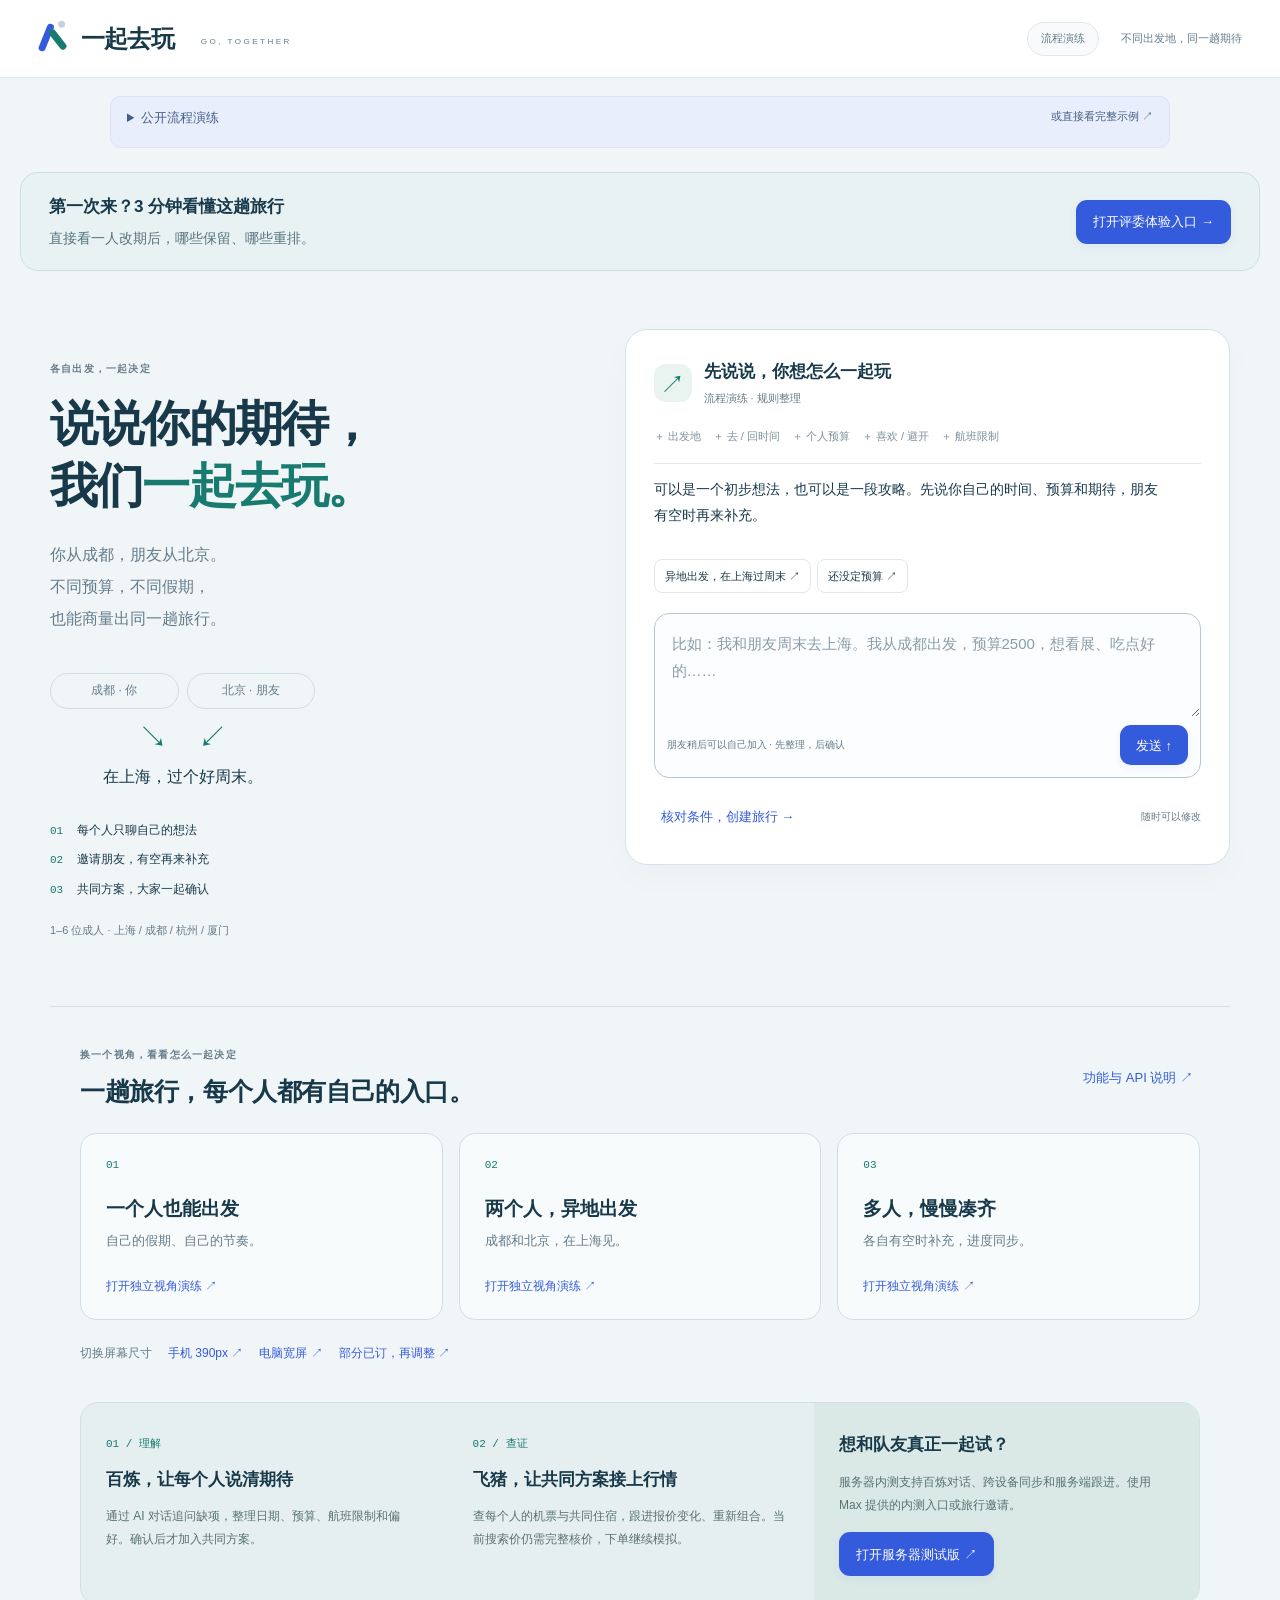
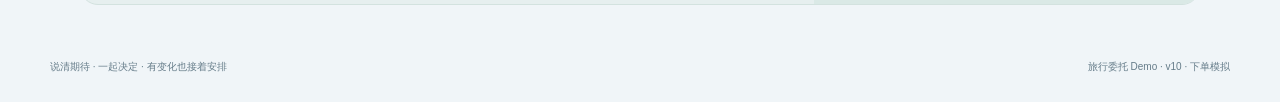
<file: index.html>
<!doctype html><html lang="zh-CN"><head><meta charset="utf-8"><meta name="viewport" content="width=device-width,initial-scale=1,viewport-fit=cover"><meta name="referrer" content="no-referrer"><meta name="theme-color" content="#F0F5F8"><title>一起去玩 · 各自出发，一起抵达</title><link rel="stylesheet" href="./group.css"><link rel="stylesheet" href="./change-comparison.css"><link rel="stylesheet" href="./handoff.css"><script type="module" src="./group-app.mjs"></script></head><body><div id="app"><p class="loading">正在打开旅行工作区…</p></div><div id="toast" role="status" aria-live="polite"></div><dialog id="dialog"></dialog></body></html>
</file>
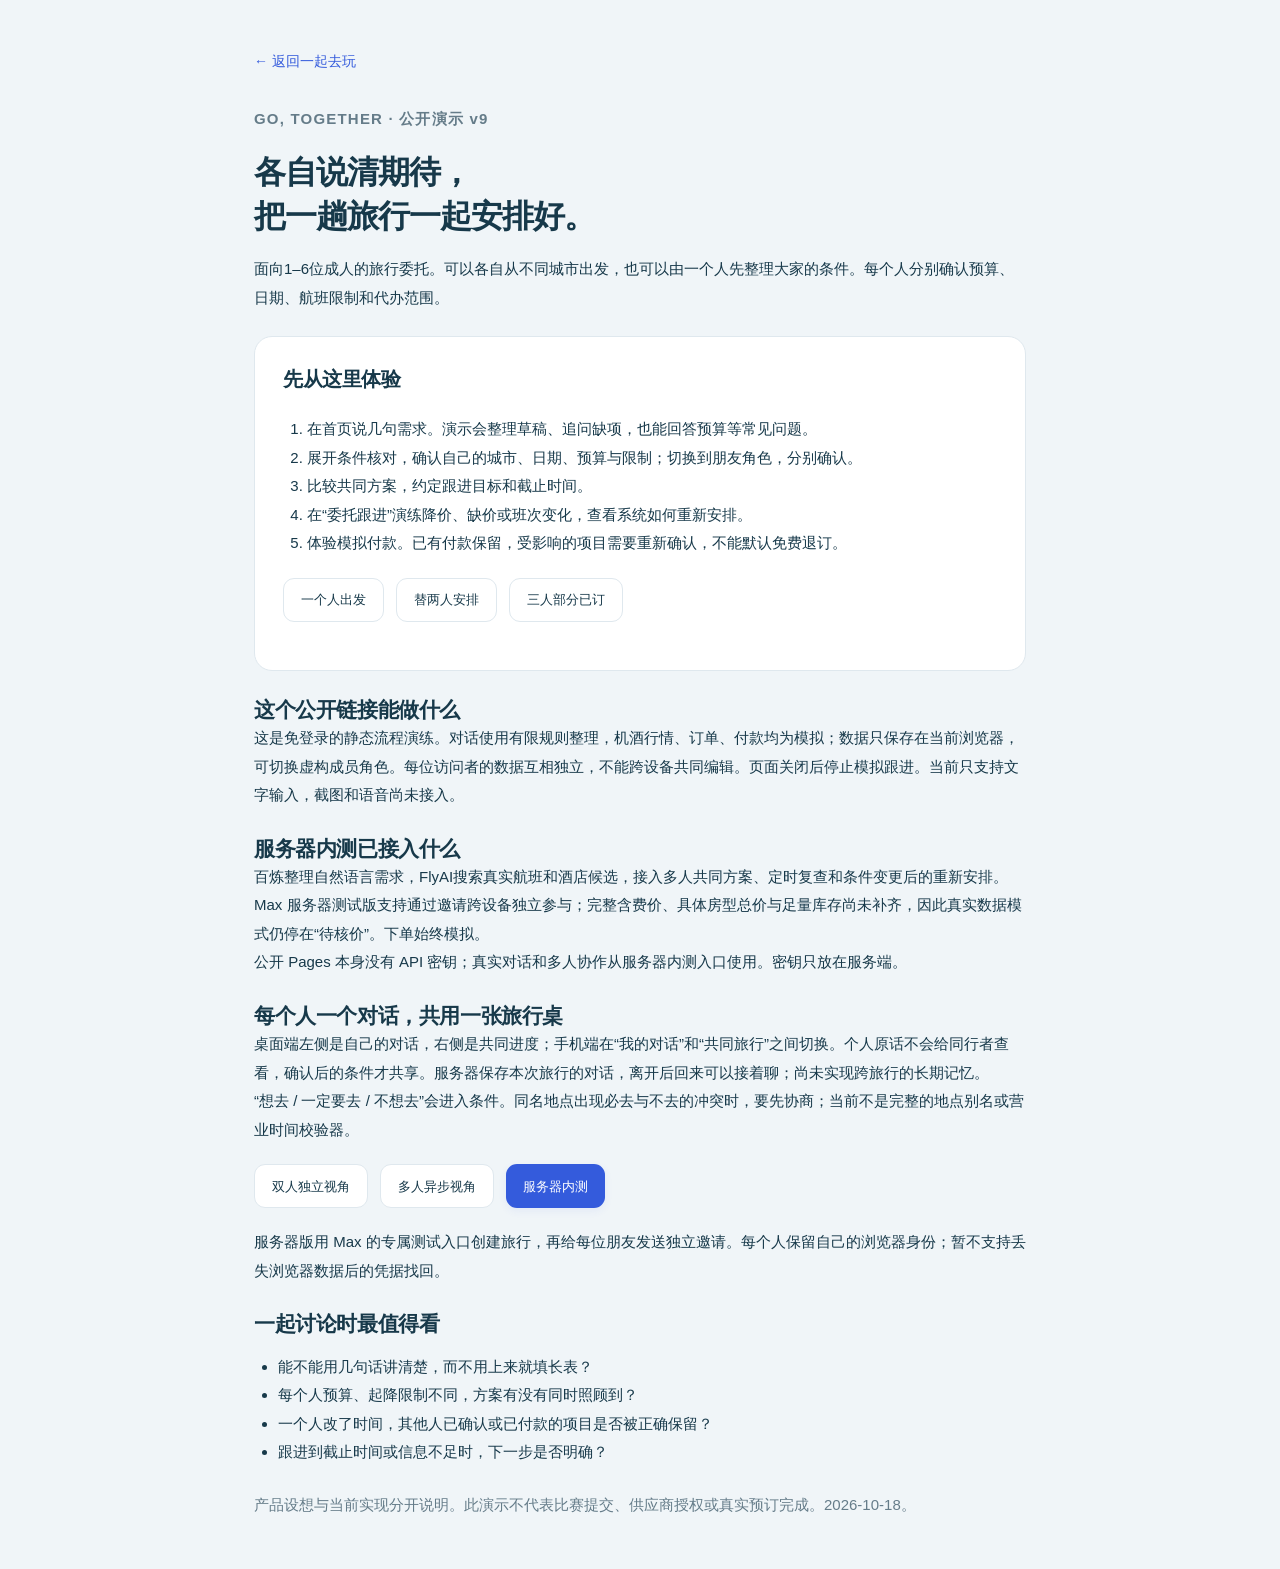
<file: guide.html>
<!doctype html>
<html lang="zh-CN"><head><meta charset="utf-8"><meta name="viewport" content="width=device-width,initial-scale=1"><title>一起去玩 · 给同行者的产品说明</title><link rel="stylesheet" href="./group.css"><meta name="referrer" content="no-referrer"></head>
<body><main class="guide"><a href="./">← 返回一起去玩</a><p class="eyebrow" style="margin-top:32px">GO, TOGETHER · 公开演示 v9</p><h1>各自说清期待，<br>把一趟旅行一起安排好。</h1><p>面向1–6位成人的旅行委托。可以各自从不同城市出发，也可以由一个人先整理大家的条件。每个人分别确认预算、日期、航班限制和代办范围。</p>
<section class="panel"><h2>先从这里体验</h2><ol><li>在首页说几句需求。演示会整理草稿、追问缺项，也能回答预算等常见问题。</li><li>展开条件核对，确认自己的城市、日期、预算与限制；切换到朋友角色，分别确认。</li><li>比较共同方案，约定跟进目标和截止时间。</li><li>在“委托跟进”演练降价、缺价或班次变化，查看系统如何重新安排。</li><li>体验模拟付款。已有付款保留，受影响的项目需要重新确认，不能默认免费退订。</li></ol><div class="guide-links"><a class="button secondary" href="./#sample=solo">一个人出发</a><a class="button secondary" href="./#sample=organizer">替两人安排</a><a class="button secondary" href="./#sample=partial">三人部分已订</a></div></section>
<section><h2>这个公开链接能做什么</h2><p>这是免登录的静态流程演练。对话使用有限规则整理，机酒行情、订单、付款均为模拟；数据只保存在当前浏览器，可切换虚构成员角色。每位访问者的数据互相独立，不能跨设备共同编辑。页面关闭后停止模拟跟进。当前只支持文字输入，截图和语音尚未接入。</p></section>
<section><h2>服务器内测已接入什么</h2><p>百炼整理自然语言需求，FlyAI搜索真实航班和酒店候选，接入多人共同方案、定时复查和条件变更后的重新安排。Max 服务器测试版支持通过邀请跨设备独立参与；完整含费价、具体房型总价与足量库存尚未补齐，因此真实数据模式仍停在“待核价”。下单始终模拟。</p><p>公开 Pages 本身没有 API 密钥；真实对话和多人协作从服务器内测入口使用。密钥只放在服务端。</p></section>
<section><h2>每个人一个对话，共用一张旅行桌</h2><p>桌面端左侧是自己的对话，右侧是共同进度；手机端在“我的对话”和“共同旅行”之间切换。个人原话不会给同行者查看，确认后的条件才共享。服务器保存本次旅行的对话，离开后回来可以接着聊；尚未实现跨旅行的长期记忆。</p><p>“想去 / 一定要去 / 不想去”会进入条件。同名地点出现必去与不去的冲突时，要先协商；当前不是完整的地点别名或营业时间校验器。</p><div class="guide-links"><a class="button secondary" href="./studio.html?people=2">双人独立视角</a><a class="button secondary" href="./studio.html?people=3">多人异步视角</a><a class="button primary" href="https://maxxam.xyz/together/">服务器内测</a></div><p>服务器版用 Max 的专属测试入口创建旅行，再给每位朋友发送独立邀请。每个人保留自己的浏览器身份；暂不支持丢失浏览器数据后的凭据找回。</p></section>
<section><h2>一起讨论时最值得看</h2><ul><li>能不能用几句话讲清楚，而不用上来就填长表？</li><li>每个人预算、起降限制不同，方案有没有同时照顾到？</li><li>一个人改了时间，其他人已确认或已付款的项目是否被正确保留？</li><li>跟进到截止时间或信息不足时，下一步是否明确？</li></ul></section><p class="caption">产品设想与当前实现分开说明。此演示不代表比赛提交、供应商授权或真实预订完成。2026-10-18。</p></main></body></html>
</file>
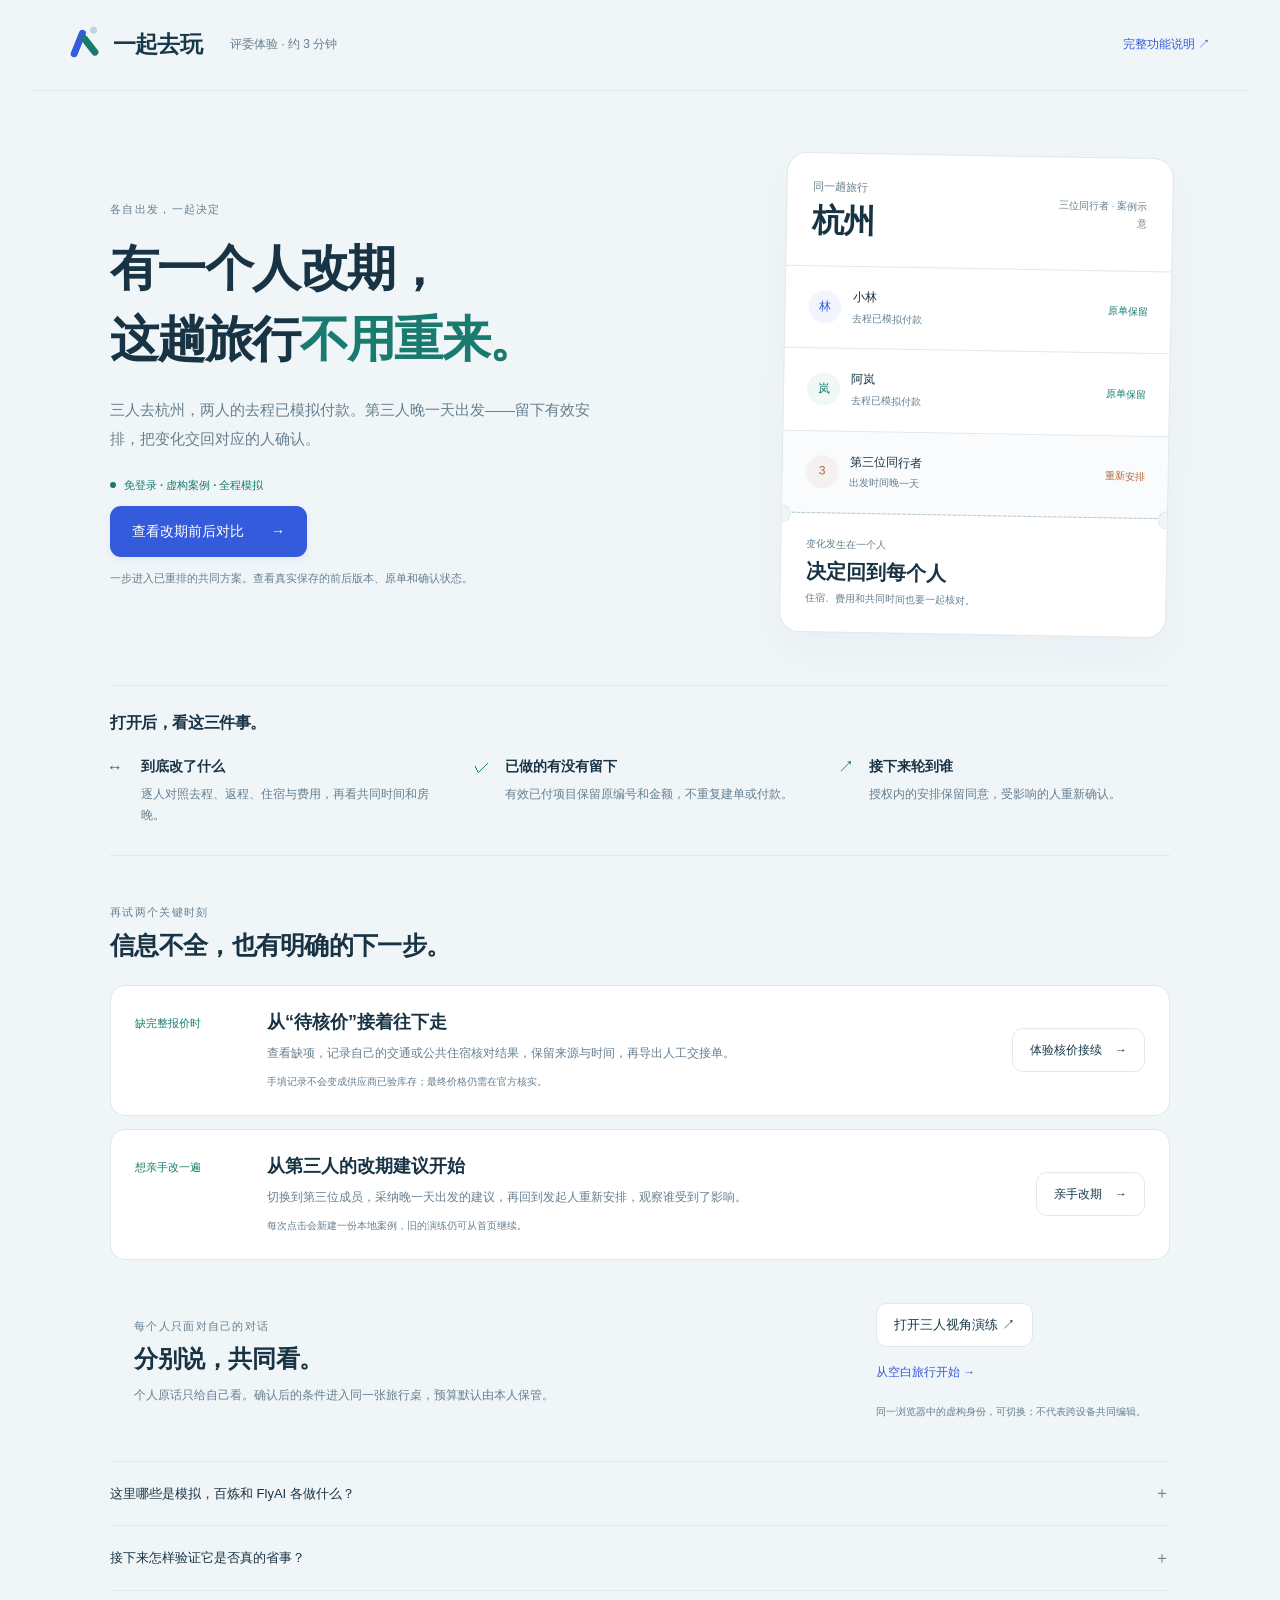
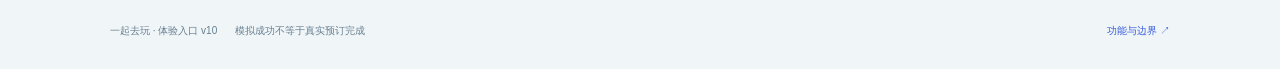
<file: review.html>
<!doctype html>
<html lang="zh-CN">
<head>
  <meta charset="utf-8">
  <meta name="viewport" content="width=device-width,initial-scale=1,viewport-fit=cover">
  <meta name="referrer" content="no-referrer">
  <meta name="theme-color" content="#F0F5F8">
  <meta name="description" content="用三分钟体验一起去玩：一人改期后保留有效安排、分别确认变化，并在缺完整报价时继续人工核对。公开案例全部模拟。">
  <title>一起去玩 · 三分钟体验</title>
  <link rel="stylesheet" href="./group.css">
  <link rel="stylesheet" href="./review.css">
  <script type="module" src="./review.mjs"></script>
</head>
<body class="review-page">
  <a class="review-skip" href="#review-main">跳到体验入口</a>
  <header class="review-header">
    <a class="brand" href="./"><span class="brand-mark" aria-hidden="true"><i></i><i></i><i></i></span>一起去玩</a>
    <span class="review-header-label">评委体验 · 约 3 分钟</span>
    <a class="review-header-link" href="./guide.html" data-demo-path="guide.html">完整功能说明 ↗</a>
  </header>

  <main id="review-main" class="review-main">
    <section class="review-hero" aria-labelledby="review-title">
      <div class="review-intro">
        <p class="review-kicker">各自出发，一起决定</p>
        <h1 id="review-title">有一个人改期，<br>这趟旅行<span>不用重来。</span></h1>
        <p class="review-lead">三人去杭州，两人的去程已模拟付款。第三人晚一天出发——留下有效安排，把变化交回对应的人确认。</p>
        <div class="review-mode"><span aria-hidden="true"></span><strong>免登录 · 虚构案例 · 全程模拟</strong></div>
        <a class="button primary review-start" href="./index.html#sample=changed&amp;view=plan" data-demo-path="index.html#sample=changed&amp;view=plan">查看改期前后对比 <span aria-hidden="true">→</span></a>
        <p class="review-entry-note">一步进入已重排的共同方案。查看真实保存的前后版本、原单和确认状态。</p>
      </div>

      <aside class="review-ticket" aria-label="本次虚构案例概览">
        <div class="review-ticket-heading"><span>同一趟旅行</span><strong>杭州</strong><small>三位同行者 · 案例示意</small></div>
        <div class="review-route-row"><span class="review-person">林</span><div><strong>小林</strong><span>去程已模拟付款</span></div><span class="review-kept">原单保留</span></div>
        <div class="review-route-row"><span class="review-person review-person-teal">岚</span><div><strong>阿岚</strong><span>去程已模拟付款</span></div><span class="review-kept">原单保留</span></div>
        <div class="review-route-row review-route-changed"><span class="review-person review-person-warm">3</span><div><strong>第三位同行者</strong><span>出发时间晚一天</span></div><span class="review-changed">重新安排</span></div>
        <div class="review-ticket-tail"><span>变化发生在一个人</span><strong>决定回到每个人</strong><p>住宿、费用和共同时间也要一起核对。</p></div>
      </aside>
    </section>

    <section class="review-look" aria-labelledby="review-look-title">
      <h2 id="review-look-title">打开后，看这三件事。</h2>
      <div class="review-look-grid">
        <div><span class="review-check" aria-hidden="true">↔</span><h3>到底改了什么</h3><p>逐人对照去程、返程、住宿与费用，再看共同时间和房晚。</p></div>
        <div><span class="review-check" aria-hidden="true">✓</span><h3>已做的有没有留下</h3><p>有效已付项目保留原编号和金额，不重复建单或付款。</p></div>
        <div><span class="review-check" aria-hidden="true">↗</span><h3>接下来轮到谁</h3><p>授权内的安排保留同意，受影响的人重新确认。</p></div>
      </div>
    </section>

    <section class="review-continue" aria-labelledby="review-continue-title">
      <div class="review-section-heading"><p class="review-kicker">再试两个关键时刻</p><h2 id="review-continue-title">信息不全，也有明确的下一步。</h2></div>
      <article class="review-path">
        <span class="review-path-label">缺完整报价时</span>
        <div><h3>从“待核价”接着往下走</h3><p>查看缺项，记录自己的交通或公共住宿核对结果，保留来源与时间，再导出人工交接单。</p><small>手填记录不会变成供应商已验库存；最终价格仍需在官方核实。</small></div>
        <a class="button secondary" href="./index.html#sample=pricing&amp;view=handoff" data-demo-path="index.html#sample=pricing&amp;view=handoff">体验核价接续 <span aria-hidden="true">→</span></a>
      </article>
      <article class="review-path">
        <span class="review-path-label">想亲手改一遍</span>
        <div><h3>从第三人的改期建议开始</h3><p>切换到第三位成员，采纳晚一天出发的建议，再回到发起人重新安排，观察谁受到了影响。</p><small>每次点击会新建一份本地案例，旧的演练仍可从首页继续。</small></div>
        <a class="button secondary" href="./index.html#sample=partial&amp;view=plan" data-demo-path="index.html#sample=partial&amp;view=plan">亲手改期 <span aria-hidden="true">→</span></a>
      </article>
    </section>

    <section class="review-participate" aria-labelledby="review-participate-title">
      <div><p class="review-kicker">每个人只面对自己的对话</p><h2 id="review-participate-title">分别说，共同看。</h2><p>个人原话只给自己看。确认后的条件进入同一张旅行桌，预算默认由本人保管。</p></div>
      <div class="review-participate-links"><a class="button secondary" href="./studio.html?people=3" data-demo-path="studio.html?people=3">打开三人视角演练 ↗</a><a class="review-text-link" href="./index.html" data-demo-path="index.html">从空白旅行开始 →</a><small>同一浏览器中的虚构身份，可切换；不代表跨设备共同编辑。</small></div>
    </section>

    <section class="review-details" aria-label="能力与验证说明">
      <details>
        <summary>这里哪些是模拟，百炼和 FlyAI 各做什么？<span aria-hidden="true">＋</span></summary>
        <div class="review-detail-body">
          <p><strong>当前公开演练：</strong>使用本地规则整理文字和计算方案，机酒行情、订单、付款、退订均为模拟。数据保存在当前浏览器，页面关闭后停止模拟跟进。本页不调用百炼或 FlyAI。</p>
          <dl class="review-roles"><div><dt>百炼 · 理解与解释</dt><dd>服务器版用模型整理自然语言需求、提取条件和解释候选。条件由本人核对，模型不代替本人同意，也不生成价格或库存事实。</dd></div><div><dt>FlyAI · 查询候选</dt><dd>服务器版查询航班和酒店参考候选，支持复查与重排。完整含费价、房型总价与足量库存尚未补齐，真实数据模式继续停在待核价。</dd></div><div><dt>程序规则 · 计算与权限</dt><dd>核对多人约束、分摊、版本和授权，决定何时保留原单、何时需要再次确认。所有下单仍模拟。</dd></div></dl>
          <p class="review-dependency"><strong>真实 AI 恢复待验。</strong>百炼先前出现账户限制，当前没有把静态演练当作账户恢复证明。跨设备真人试用需 Max 提供专属创建入口或成员邀请，并完成账户和真实流程复验。</p>
          <a class="review-text-link" href="https://maxxam.xyz/together/" target="_blank" rel="noopener noreferrer">查看服务器内测入口 ↗</a>
        </div>
      </details>
      <details>
        <summary>接下来怎样验证它是否真的省事？<span aria-hidden="true">＋</span></summary>
        <div class="review-detail-body">
          <p>准备让三组真实同行，在各自设备上用同一份条件完成群聊与 Demo 两种流程，再处理一人改期和缺报价。测试尚未开展，这里没有用户效果或节省时间的结论。</p>
          <ul><li>记录核对轮次、操作时间和漏掉的条件。</li><li>观察重排是否被采用、哪些同意应该重确认，以及是否愿意再次使用。</li><li>记录失败、求助、两种流程的先后顺序和实际 API 成本；无法测到的项目保留为空。</li></ul>
          <p>参与者由 Max 邀请。测试只用行程条件与模拟交易，不需要证件、支付信息或真实购买。</p>
        </div>
      </details>
    </section>
  </main>
  <footer class="review-footer"><span>一起去玩 · 体验入口 v10</span><span>模拟成功不等于真实预订完成</span><a href="./guide.html" data-demo-path="guide.html">功能与边界 ↗</a></footer>
</body>
</html>
</file>
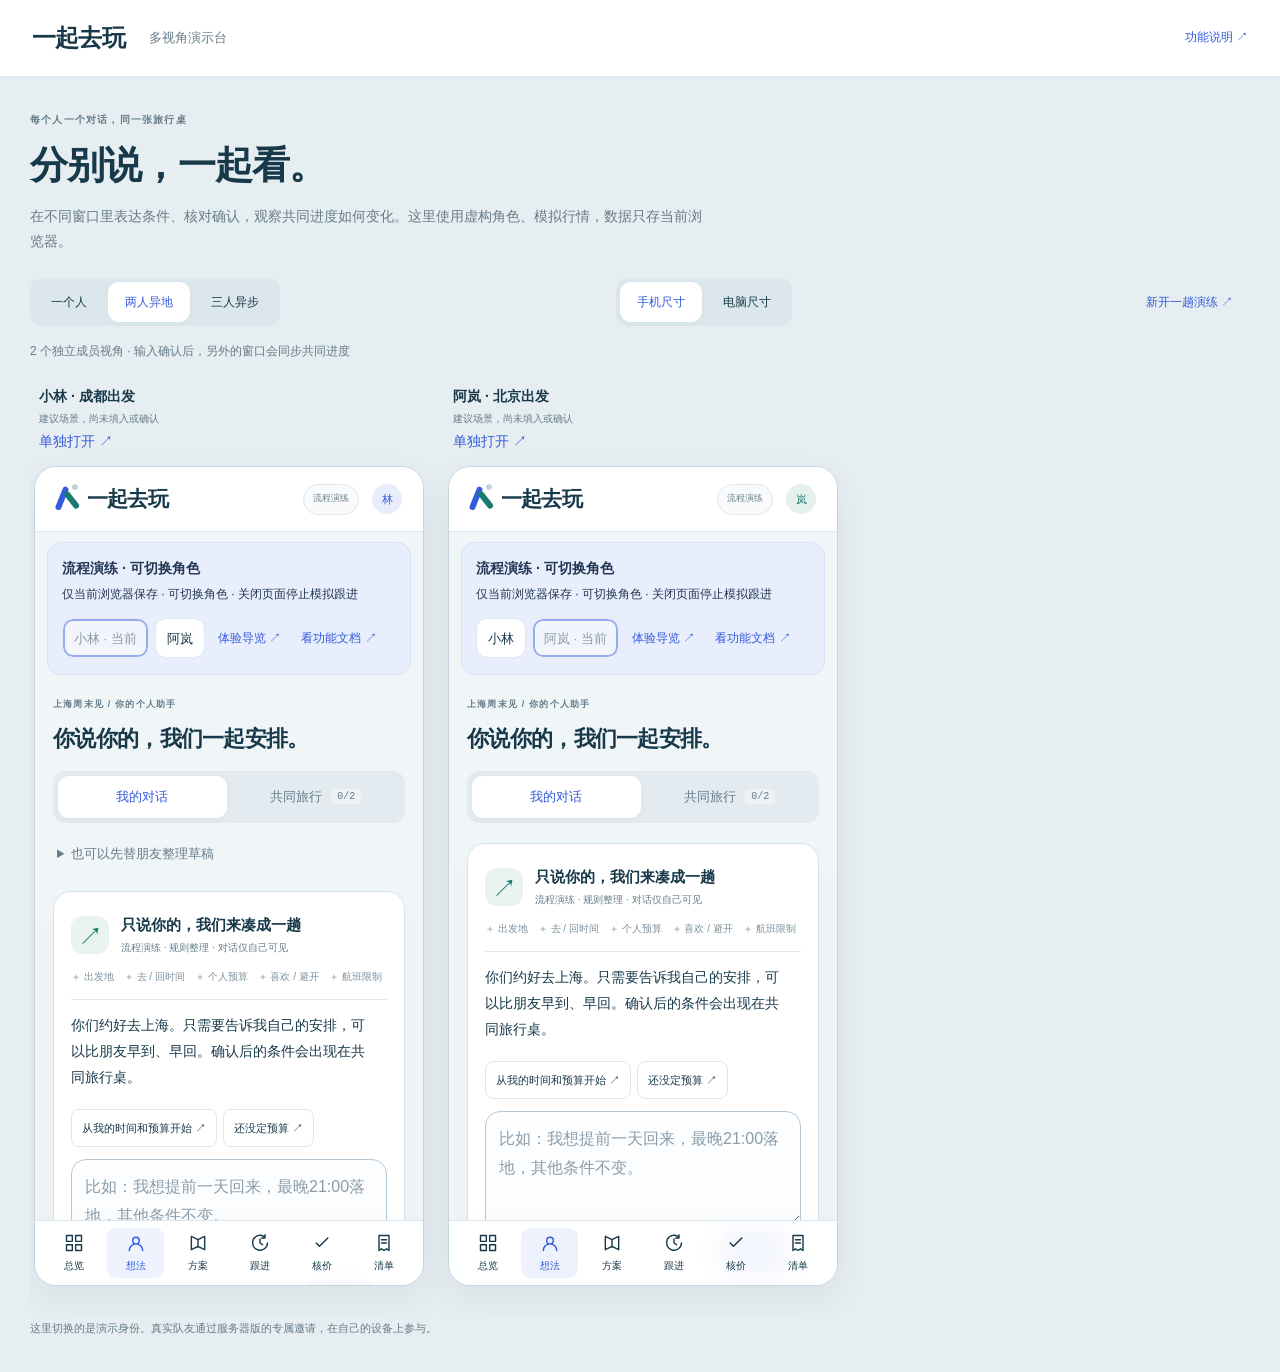
<file: studio.html>
<!doctype html><html lang="zh-CN"><head><meta charset="utf-8"><meta name="viewport" content="width=device-width,initial-scale=1"><meta name="referrer" content="no-referrer"><title>一起去玩 · 多视角演示台</title><link rel="stylesheet" href="./group.css"><script type="module" src="./studio.mjs"></script></head><body class="studio-body"><header class="studio-header"><a class="brand" href="./">一起去玩</a><span>多视角演示台</span><a href="./guide.html">功能说明 ↗</a></header><main class="studio-main"><div class="studio-intro"><p class="eyebrow">每个人一个对话，同一张旅行桌</p><h1>分别说，一起看。</h1><p>在不同窗口里表达条件、核对确认，观察共同进度如何变化。这里使用虚构角色、模拟行情，数据只存当前浏览器。</p></div><nav class="studio-controls" aria-label="演示视角"><div id="people-controls"><button data-people="1">一个人</button><button data-people="2">两人异地</button><button data-people="3">三人异步</button></div><div><button data-device="phone">手机尺寸</button><button data-device="desktop">电脑尺寸</button></div><button id="restart">新开一趟演练 ↗</button></nav><div id="studio-status" role="status">正在打开独立成员视角…</div><section id="studio-frames" aria-label="各位成员的独立入口"></section><p class="studio-foot">这里切换的是演示身份。真实队友通过服务器版的专属邀请，在自己的设备上参与。</p></main></body></html>
</file>
<file: group.css>
@charset "UTF-8";
:root{--ink:#183344;--blue:#345bdc;--teal:#197b70;--paper:#f0f5f8;--white:#fff;--warm:#af673e;--muted:#657f8f;--line:#dfe8ed;--display:"Avenir Next","PingFang SC",sans-serif;--body:-apple-system,BlinkMacSystemFont,"PingFang SC","Microsoft YaHei",sans-serif;--data:"SFMono-Regular",Consolas,monospace}
*{box-sizing:border-box}html{color:var(--ink);background:var(--paper);font:15px/1.65 var(--body);-webkit-text-size-adjust:100%}body{margin:0}button,input,select,textarea{font:inherit}button,a,input,select,textarea{-webkit-tap-highlight-color:transparent}button,a{touch-action:manipulation}button{cursor:pointer}button:disabled{cursor:not-allowed;opacity:.45}a{color:var(--blue);text-decoration:none}h1,h2,h3,p{margin:0}h1,h2,h3{font-family:var(--display);font-weight:600;line-height:1.4}h1{font-size:32px;letter-spacing:-1px}h2{font-size:21px;letter-spacing:-.4px}h3{font-size:16px}.icon{width:20px;height:20px;flex-shrink:0;vertical-align:middle}button,.button{display:inline-flex;align-items:center;justify-content:center;gap:9px;min-height:44px;border:0;border-radius:11px;padding:11px 17px;font-size:13px;font-weight:550;line-height:1.5;background:transparent;color:var(--ink)}button:focus-visible,a:focus-visible,input:focus-visible,select:focus-visible,textarea:focus-visible,summary:focus-visible{outline:3px solid #345bdc65;outline-offset:3px}.primary{background:var(--blue);color:white;box-shadow:0 4px 10px #345bdc16}.primary:hover{background:#274ac5}.secondary{border:1px solid var(--line);background:white}.secondary:hover{border-color:#b7c9d5;background:#f8fbfd}.text{color:var(--blue);padding:9px 7px}.danger{color:#a34e37}.full{width:100%}.pill{display:inline-block;padding:4px 10px;border-radius:7px;font-size:10px;font-weight:550;background:#edf2f7;color:var(--muted);white-space:nowrap}.pill.good{background:#e8f4f0;color:var(--teal)}.pill.warm{background:#fbefe4;color:var(--warm)}.pill.mode{border:1px solid var(--line);background:transparent;font-size:10px;color:var(--muted)}.caption{font-size:11px;color:var(--muted);line-height:1.9;margin:9px 0 14px}.eyebrow,.section-label{font-size:10px;font-weight:600;letter-spacing:1px;color:var(--muted);margin-bottom:10px}.lead{font-size:14px;line-height:1.9;color:var(--muted);margin-top:12px}.topbar{height:82px;border-bottom:1px solid var(--line);display:flex;align-items:center;justify-content:space-between;padding:0 42px;background:#fff}.brand{display:flex;align-items:center;gap:12px;font:600 24px var(--display);color:var(--ink);letter-spacing:-.8px;white-space:nowrap}.brand-en{font:500 8px var(--body);letter-spacing:2px;color:var(--muted);margin:6px 0 0 9px}.brand-mark{display:block;position:relative;width:31px;height:33px;transform:rotate(-8deg)}.brand-mark i{position:absolute;display:block;width:7px;height:29px;border-radius:10px;background:var(--blue);left:5px;transform:rotate(30deg)}.brand-mark i:nth-child(2){left:16px;height:24px;background:var(--teal);top:6px;transform:rotate(-30deg)}.brand-mark i:nth-child(3){height:7px;width:7px;left:22px;top:0;background:#c2d3df;transform:none}.top-right{display:flex;align-items:center;gap:24px}.identity{display:flex;gap:9px;align-items:center;font-size:12px}.avatar{display:inline-grid;place-items:center;flex-shrink:0;height:32px;width:32px;border-radius:50%;background:#e8edfc;color:var(--blue);font-size:12px;font-weight:550}.avatar.color-1{background:#e4f1ec;color:var(--teal)}.avatar.color-2{background:#f6eadf;color:#9b643a}.avatar.color-3{background:#efebf8;color:#7259a0}.avatar.color-4{background:#e3f0f4;color:#417d90}.avatar.color-5{background:#f6e9ed;color:#a2506d}.landing{max-width:1040px;min-height:calc(100dvh - 82px);margin:auto;display:grid;grid-template-columns:1.15fr 1fr;gap:90px;align-items:center;padding:70px 24px}.landing-intro h1{font-size:60px;letter-spacing:-2.5px;line-height:1.3;margin:20px 0}.landing-intro>.eyebrow{font-size:11px;letter-spacing:1.7px}.landing-intro>.lead{font-size:16px;line-height:1.95}.landing-routes{display:grid;grid-template-columns:50px 1fr 70px;grid-template-rows:repeat(3,45px);max-width:400px;margin:42px 0 17px;align-items:center;font-size:12px;color:var(--muted)}.landing-routes>span{grid-column:1}.landing-routes svg{grid-column:2;grid-row:1/4;width:100%;height:135px;fill:none;stroke:var(--blue);stroke-width:1.2;opacity:.6}.landing-routes>strong{grid-column:3;grid-row:1/4;font:600 23px var(--display);color:var(--teal)}.landing-routes>strong span{display:block;margin-top:8px;font-size:10px;font-weight:400;color:var(--muted)}.panel{background:var(--white);border:1px solid #e4ecf0;border-radius:20px;padding:28px;margin-bottom:22px;min-width:0;box-shadow:0 4px 14px #18334402}.start-panel{padding:34px}.start-panel h2{font-size:24px;margin-bottom:25px}.start-panel .primary{margin-top:10px}.recent{border-top:1px solid var(--line);padding-top:20px;margin-top:20px}.recent summary{font-size:12px}.recent a{display:block;margin:15px 0;font-size:13px}.recent small{display:block;color:var(--muted);font-size:11px;margin-top:4px}.join-wrap{max-width:540px;margin:60px auto;padding:0 20px}.join-wrap form{margin-top:25px}.join-wrap h1{font-size:30px}.app-layout{display:grid;grid-template-columns:225px minmax(0,1fr);gap:48px;max-width:1360px;padding:0 40px;margin:auto}.sidebar{border-right:1px solid var(--line);padding:34px 24px 30px 0;min-width:0}.trip-title{padding:0 9px 25px}.trip-title h2{font-size:20px;margin-bottom:8px;word-break:break-word}.trip-title small{font-size:10px;color:var(--muted)}.desktop-nav{display:flex;flex-direction:column;gap:7px}.desktop-nav button{justify-content:flex-start;border-radius:10px;gap:14px;font-size:13px;font-weight:400;min-height:47px;padding:10px 14px}.desktop-nav button.active{background:#e6edfb;color:var(--blue);font-weight:600}.sidebar-people{margin:38px 0 0;padding:0 8px;border-top:1px solid var(--line)}.sidebar-people>.section-label{margin-top:22px}.member-row{display:flex;align-items:center;gap:10px;padding:11px 0;min-width:0}.member-row>div{min-width:0;flex:1}.member-row strong{font-size:12px;font-weight:550;display:block;overflow-wrap:anywhere}.member-row strong small{font-size:9px;color:var(--muted);font-weight:400}.member-row span:not(.avatar){font-size:10px;color:var(--muted)}.member-row>.icon{width:16px;color:var(--teal)}.sidebar-foot{font-size:10px;color:#8a9eab;line-height:2;margin:30px 7px}.main{padding-bottom:30px;min-width:0;max-width:970px}.route-ribbon{height:140px;display:flex;align-items:center;max-width:650px;margin:0 auto;gap:20px}.origins{display:flex;flex-wrap:wrap;max-width:180px;gap:8px 16px;font-size:14px;font-weight:500}.origins>span{white-space:nowrap}.origins>small{width:100%;font-size:9px;color:var(--muted);font-weight:400;margin-top:4px}.dot{display:inline-block;width:5px;height:5px;background:var(--blue);border-radius:50%;margin-right:7px;vertical-align:middle}.dot.color-1{background:var(--teal)}.dot.color-2{background:var(--warm)}.dot.color-3{background:#7259a0}.ribbon-lines{flex:1;min-width:45px}.ribbon-lines svg{width:100%;height:80px;stroke:var(--blue);stroke-width:1.1;fill:none}.ribbon-lines .line-1{stroke:var(--teal)}.ribbon-lines .line-2{stroke:#b39a7f}.arrival{min-width:130px;display:flex;flex-direction:column;align-items:flex-start}.arrival>small{font-size:9px;letter-spacing:1.3px;color:var(--muted)}.arrival>strong{font:600 33px var(--display);letter-spacing:-.8px}.arrival>span{font:10px var(--body);color:var(--muted);margin-top:5px}.trip-state{background:#e8f0f5;border-radius:12px;display:flex;gap:12px;padding:16px 20px;margin-bottom:32px;align-items:flex-start}.state-dot{width:7px;height:7px;border-radius:50%;background:var(--warm);margin-top:8px;flex-shrink:0}.state-dot.live{background:var(--teal);box-shadow:0 0 0 4px #197b7010}.trip-state strong{font-size:13px;font-weight:550}.trip-state p{font-size:11px;line-height:1.9;color:var(--muted);margin-top:3px}.section-head{margin:0 0 25px}.section-head .lead{max-width:650px}.section-head .eyebrow{margin-bottom:10px}.panel-title{display:flex;align-items:center;justify-content:space-between;gap:16px;margin-bottom:23px}.panel-title .section-label{margin-bottom:6px}.panel-title h2{margin:0}.panel>h2{margin-bottom:22px}.field{display:block;margin-bottom:18px;min-width:0}.field>span{display:block;font-size:12px;font-weight:450;margin-bottom:8px}.field input,.field select,.field textarea,.invite-row input{width:100%;max-width:100%;min-width:0;min-height:46px;border:1px solid var(--line);border-radius:9px;padding:11px 12px;background:#fcfdfe;color:var(--ink);font-size:14px;outline-offset:1px}.field input:focus,.field textarea:focus,.field select:focus{border-color:#879de5}.field textarea{resize:vertical;line-height:1.9;min-height:100px}.form-grid{display:grid;grid-template-columns:1fr 1fr;gap:0 22px}.check{display:flex;align-items:flex-start;gap:9px;min-height:40px;font-size:12px;color:var(--muted);padding:8px 0;cursor:pointer}.check input{accent-color:var(--blue);width:17px;height:17px;flex-shrink:0;margin:2px 0 0}.check span{line-height:1.8}.checks{display:flex;gap:30px;flex-wrap:wrap;margin-bottom:13px}.destination-checks{display:flex;gap:24px}.divider{border-top:1px solid var(--line);margin:21px 0}.form-actions{display:flex;gap:18px;align-items:center;justify-content:space-between;margin-top:24px;padding-top:24px;border-top:1px solid var(--line)}.form-actions>span{font-size:10px;color:var(--muted);line-height:1.8}.page-actions{display:flex;gap:12px;align-items:center;justify-content:flex-end;margin:20px 0}.memory{font-size:11px;color:var(--teal);padding:12px 16px;background:#edf7f3;border-radius:9px}.memory button{font-size:11px}.note{background:#e8eef9;border:1px solid #dfe7f6;padding:16px 19px;border-radius:12px;font-size:12px;line-height:1.9;color:#476194;margin:16px 0}.note.warm{background:#fff6ec;color:#976139;border-color:#f5e5d4}.note.good{background:#eaf5f0;color:var(--teal);border-color:#d9ede5}.note button{font-size:12px}.invite-row{border-top:1px solid var(--line);padding:20px 0}.invite-row strong{font-size:13px;display:block;margin-bottom:10px}.invite-row input{font:11px var(--data);color:var(--muted);background:var(--paper)}.inline-actions{display:flex;gap:12px;flex-wrap:wrap;align-items:center;margin-top:12px}.inline-form{display:flex;align-items:flex-end;gap:12px;border-top:1px solid var(--line);padding-top:20px}.inline-form>.field{flex:1;margin-bottom:0}.inline-form>button{height:46px;white-space:nowrap}.facts{display:grid;grid-template-columns:1fr 1fr;gap:20px}.facts span{font-size:11px;color:var(--muted)}.facts strong{display:block;font-size:14px;font-weight:500;color:var(--ink);margin-top:8px}.idea{border-top:1px solid var(--line);padding:24px 0}.idea h3{overflow-wrap:anywhere}.idea>.caption{overflow-wrap:anywhere}.vote-summary{display:flex;flex-wrap:wrap;gap:6px 16px;font-size:10px;color:var(--muted);margin:12px 0}.vote-buttons{display:flex;gap:8px;flex-wrap:wrap}.vote-buttons button{border:1px solid var(--line);font-size:11px;padding:8px 14px}.vote-buttons .selected{border-color:#b2c2ee;color:var(--blue);background:#edf2ff}.activity-ready{display:flex;align-items:center;gap:15px;margin-top:12px}.activity-ready button{font-size:11px}.empty{text-align:center;padding:45px 30px;color:var(--muted)}.empty>.icon{width:32px;height:32px;color:#7891a2;margin-bottom:16px}.empty h2,.empty h3{color:var(--ink);margin-bottom:12px}.empty p{font-size:13px;line-height:1.9;max-width:450px;margin:0 auto 20px}.empty.small{padding:22px 0}.empty.small p{font-size:12px}.plan-options{display:grid;grid-template-columns:repeat(3,minmax(0,1fr));gap:13px;margin:25px 0}.plan-card{background:white;border:1px solid var(--line);border-radius:17px;padding:23px 17px;min-width:0;display:flex;flex-direction:column;align-items:stretch}.plan-card.selected{border-color:var(--blue);box-shadow:inset 0 0 0 1px var(--blue)}.plan-card h2{font-size:17px;line-height:1.5;letter-spacing:-.3px}.plan-card>p{font-size:10px;color:var(--muted);margin:9px 0 19px}.plan-card>small{font-size:10px;color:var(--muted);margin:17px 0}.plan-card>button{margin-top:auto}.plan-costs{display:grid;grid-template-columns:repeat(2,minmax(0,1fr));gap:15px 12px}.plan-costs span,.plan-costs small{display:block;font-size:10px;color:var(--muted)}.plan-costs strong{font:600 22px var(--display);letter-spacing:-.7px;display:block;margin:2px 0}.plan-costs small{font-size:8px}.over{color:var(--warm)}.journeys{display:grid;grid-template-columns:1fr;gap:8px}.journey{padding:15px 0 20px;border-bottom:1px solid var(--line)}.journey h3{display:flex;align-items:center;gap:8px;font-size:14px}.journey h3>span:last-child:not(.avatar){margin-left:auto;font:500 20px var(--display)}.flight{display:flex;align-items:center;gap:18px;margin:20px 0 10px}.flight-kind{font-size:10px;color:var(--muted);width:16px}.flight>div:not(.flight-track){min-width:70px}.flight strong{font:500 24px var(--display);line-height:1.3;display:block;letter-spacing:-.7px}.flight small{font-size:10px;color:var(--muted);display:block;margin-top:4px}.flight-track{flex:1;max-width:180px;text-align:center}.flight-track span{font-size:9px;color:var(--muted)}.flight-track i{display:block;height:1px;background:var(--line);margin:5px 0}.flight>b{font:500 16px var(--display);margin-left:auto}.hotel-row{display:flex;align-items:center;justify-content:space-between;gap:15px;padding:25px 0}.hotel-row>strong{font:600 25px var(--display)}.hotel-row h3{font-size:15px}.hotel-row p{font-size:10px;color:var(--muted);margin-top:5px}.hotel-row .section-label{font-size:9px}.meeting{display:grid;grid-template-columns:1fr 1fr;background:var(--paper);padding:20px;border-radius:12px;gap:20px}.meeting span{font-size:10px;color:var(--muted)}.meeting strong{display:block;font-size:15px;font-weight:550;margin-top:6px}.change-summary{padding:20px;border:1px solid #e7ded1;background:#fffbf5;border-radius:12px;margin:20px 0}.change-summary h3{font-size:13px;margin-bottom:10px}.change-summary p{font-size:11px;line-height:1.9;margin-top:8px;color:#83664a}.itinerary{border-top:1px solid var(--line);margin-top:20px;padding-top:18px}summary{cursor:pointer;font-size:13px;min-height:30px;list-style-position:inside}.day{border-left:2px solid #dae6ee;padding:0 0 0 16px;margin:22px 0}.day>strong{font-size:12px;display:block;margin-bottom:8px}.day p{font-size:12px;line-height:1.9;color:var(--muted)}.day small{font-size:10px;color:var(--muted)}.agreement{padding:15px;background:var(--paper);border-radius:12px;margin-top:15px}.agreement .check{font-size:12px;color:var(--ink)}.watch-heading{display:flex;align-items:center;gap:20px;margin-bottom:30px}.watch-orbit{height:58px;width:58px;border-radius:50%;display:grid;place-items:center;background:#e6f3ed;border:1px solid #d3e8de;color:var(--teal);flex-shrink:0}.watch-orbit .icon{height:27px;width:27px}.watch-orbit.running{animation:breathe 3s ease-in-out infinite}.watch-heading h2{font-size:24px}.watch-heading .eyebrow{font-size:9px;margin-bottom:6px}.watch-facts{display:grid;grid-template-columns:1fr 1.6fr 1fr;gap:15px;padding:22px 0;border-top:1px solid var(--line);border-bottom:1px solid var(--line)}.watch-facts span{display:block;font-size:10px;color:var(--muted);margin-bottom:8px}.watch-facts strong{font-size:14px;font-weight:500}.watch-costs{margin:25px 0;grid-template-columns:repeat(3,minmax(0,1fr));gap:25px}.watch-costs strong{font-size:27px}.scenario summary{display:flex;align-items:center;justify-content:space-between;font-weight:550}.scenario summary span{font-size:10px;color:var(--muted);font-weight:400}.scenario-grid{display:grid;grid-template-columns:1fr 1fr;gap:12px}.events{list-style:none;padding:0;margin:0 0 0 5px}.events li{border-left:1px solid var(--line);padding:0 0 22px 22px;position:relative}.events li:before{content:"";height:7px;width:7px;background:#a9bbc6;border-radius:50%;position:absolute;left:-4px;top:7px;border:2px solid white;box-sizing:content-box}.events li.ready:before{background:var(--teal)}.events li.decision:before,.events li.warning:before{background:var(--warm)}.events time{font:10px var(--data);color:var(--muted)}.events p{font-size:12px;line-height:1.9;margin-top:6px}.order-item{padding:23px 0;border-bottom:1px solid var(--line)}.order-title{display:flex;align-items:center;gap:13px}.order-symbol{display:grid;place-items:center;background:var(--paper);border-radius:10px;width:38px;height:38px;color:var(--muted);flex-shrink:0}.order-title>div{flex:1;min-width:0}.order-title h3{font-size:14px;overflow-wrap:anywhere}.order-title p{font-size:11px;color:var(--muted);margin-top:5px}.order-title>strong{font:600 24px var(--display)}.order-item>.caption{font-size:10px;margin-bottom:0}.order-item .primary{font-size:12px}.order-total{display:flex;align-items:center;justify-content:space-between;gap:16px;padding:24px 0 3px}.order-total>span{font-size:13px}.order-total strong{font:600 34px var(--display);letter-spacing:-1px}.small-details summary{font-size:11px;color:var(--muted)}.footer{display:flex;justify-content:space-between;gap:15px;color:#8ca0ae;font-size:9px;padding:20px 0}.footer .offline{color:var(--warm)}.mobile-nav,.mobile-members{display:none}.loading{margin:70px;text-align:center;color:var(--muted)}#toast{position:fixed;bottom:28px;left:50%;transform:translate(-50%,15px);z-index:100;padding:14px 22px;color:white;background:var(--ink);border-radius:12px;max-width:calc(100vw - 32px);width:max-content;font-size:13px;line-height:1.8;opacity:0;pointer-events:none;box-shadow:0 8px 35px #18334425;transition:.15s}#toast.show{opacity:1;transform:translate(-50%,0)}dialog{border:1px solid var(--line);border-radius:20px;padding:0;width:min(450px,calc(100vw - 32px));color:var(--ink);box-shadow:0 24px 100px #18334430}dialog::backdrop{background:#18334455;backdrop-filter:blur(4px)}.dialog-content{padding:28px}.dialog-content h2{font-size:21px}.dialog-content p{font-size:13px;line-height:1.9;color:var(--muted);margin:15px 0 25px}.dialog-content .inline-actions{justify-content:flex-end}.busy button[type=submit]{opacity:.6;pointer-events:none}@keyframes breathe{50%{box-shadow:0 0 0 8px #197b7008}}
@media(min-width:1250px){.journeys{grid-template-columns:1fr 1fr;column-gap:26px}.journey:last-child:nth-child(odd){grid-column:1/-1;max-width:600px}.flight{gap:10px}.flight>div:not(.flight-track){min-width:58px}.flight strong{font-size:23px}.flight>b{font-size:14px}}
@media(max-width:1100px){.app-layout{grid-template-columns:185px minmax(0,1fr);gap:28px;padding:0 25px}.sidebar{padding-right:14px}.topbar{padding:0 26px}.brand-en{display:none}.panel{padding:24px}.plan-options{gap:10px}.plan-card{padding:20px 14px}.plan-card h2{font-size:16px}.plan-costs strong{font-size:20px}.landing{gap:40px}.landing-intro h1{font-size:50px}.plan-costs small{font-size:8px}}
@media(max-width:800px){.topbar{height:66px;padding:0 20px}.brand{font-size:22px}.brand-mark{transform:scale(.85) rotate(-8deg);width:26px}.top-right{gap:13px}.identity strong{display:none}.identity .avatar{width:29px;height:29px;font-size:11px}.pill.mode{font-size:9px;padding:4px 7px}.app-layout{display:block;padding:0 20px}.sidebar{display:none}.main{padding-bottom:90px;max-width:none}.mobile-nav{position:fixed;bottom:0;left:0;right:0;z-index:20;display:flex;justify-content:space-around;background:#ffffffee;backdrop-filter:blur(15px);border-top:1px solid var(--line);padding:7px 8px calc(7px + env(safe-area-inset-bottom))}.mobile-nav button{flex:1;display:flex;flex-direction:column;gap:3px;padding:5px 2px;min-height:49px;font-size:10px;font-weight:450;border-radius:9px}.mobile-nav .icon{width:20px;height:20px}.mobile-nav button.active{color:var(--blue);background:#edf2fc}.route-ribbon{height:120px;gap:13px;max-width:500px}.origins{max-width:150px;gap:6px 12px;font-size:13px}.origins small{font-size:8px}.arrival{min-width:120px}.arrival strong{font-size:29px}.ribbon-lines svg{height:65px}.trip-state{padding:14px 16px;margin-bottom:18px}.trip-state p{font-size:10px}.trip-state strong{font-size:12px}.mobile-members{display:block;margin:0 0 25px}.mobile-members summary{display:flex;align-items:center;justify-content:space-between;color:var(--muted);font-size:11px;padding:3px 3px}.mobile-members summary span{font-size:10px}.mobile-members .member-list{display:grid;grid-template-columns:1fr 1fr;gap:4px 15px;padding:12px;border-bottom:1px solid var(--line)}.section-head h1{font-size:28px;line-height:1.4;letter-spacing:-.8px}.section-head .lead{font-size:12px;line-height:1.9;margin-top:9px}.section-head .eyebrow{font-size:9px}.section-head{margin-bottom:22px}.panel{padding:23px 20px;border-radius:17px;margin-bottom:18px}.panel-title h2,.panel>h2{font-size:18px}.panel-title{margin-bottom:20px;gap:10px}.field input,.field textarea,.field select{font-size:16px;padding:11px 10px;min-height:47px}.field input[type=date],.field input[type=time],.field input[type=datetime-local]{-webkit-appearance:none;display:block;min-width:0;width:100%}.field>span{font-size:11px}.form-grid{gap:0 15px}.field{margin-bottom:17px}.form-actions{flex-direction:column;align-items:stretch;gap:12px}.form-actions>span{font-size:10px;text-align:center}.form-actions .primary{width:100%;min-height:48px}.check{font-size:11px;min-height:44px}.check input{width:18px;height:18px}.checks{gap:4px 20px}.destination-checks{gap:20px}.caption{font-size:10px}.inline-form>button{font-size:12px;padding:10px 12px}.invite-row input{font-size:10px}.invite-row strong{font-size:12px}.inline-actions{gap:8px}.inline-actions .button,.inline-actions button{font-size:12px}.note{font-size:11px;padding:14px}.panel-title .pill{font-size:9px}.plan-options{grid-template-columns:1fr;gap:13px}.plan-card{padding:22px}.plan-card h2{font-size:20px}.plan-card>p{font-size:11px;margin-bottom:14px}.plan-card .plan-costs{grid-template-columns:repeat(3,minmax(0,1fr));padding:15px 0;border-top:1px solid var(--line);border-bottom:1px solid var(--line)}.plan-card .plan-costs strong{font-size:22px}.plan-card .plan-costs small{font-size:9px}.plan-card .plan-costs span{font-size:11px}.plan-card>button{width:100%}.plan-card>small{margin:13px 0}.plan-card .eyebrow{font-size:10px;margin-bottom:5px}.flight{gap:12px}.flight strong{font-size:23px}.flight-track{max-width:140px}.flight>b{font-size:14px}.flight>div:not(.flight-track){min-width:57px}.hotel-row h3{font-size:14px}.hotel-row>strong{font-size:23px}.hotel-row p{font-size:10px}.meeting{padding:17px;gap:15px}.meeting strong{font-size:13px}.meeting span{font-size:9px}.vote-buttons{gap:6px}.vote-buttons button{font-size:11px;min-height:44px;padding:8px 11px}.watch-heading{gap:14px}.watch-heading h2{font-size:21px}.watch-orbit{width:50px;height:50px}.watch-facts{gap:10px;grid-template-columns:.75fr 1.6fr 1fr}.watch-facts strong{font-size:12px}.watch-facts span{font-size:9px}.watch-costs{gap:18px 12px}.watch-costs strong{font-size:23px}.scenario summary{font-size:12px}.scenario summary span{font-size:9px}.scenario-grid{gap:9px}.scenario-grid button{font-size:11px;padding:10px 8px}.events p{font-size:11px}.events time{font-size:9px}.order-title h3{font-size:13px}.order-title p{font-size:10px}.order-title>strong{font-size:22px}.order-symbol{width:33px;height:33px;border-radius:9px}.order-total strong{font-size:30px}.order-item .caption{font-size:9px}.order-item .primary{font-size:12px}.page-actions{flex-wrap:wrap}.page-actions>.primary{width:100%}.footer{flex-direction:column;text-align:center;gap:4px;font-size:9px;padding-top:20px}.landing{min-height:auto;display:block;max-width:550px;padding:30px 22px 45px}.landing-intro h1{font-size:44px;line-height:1.25;letter-spacing:-1.5px;margin:17px 0}.landing-intro>.lead{font-size:14px}.landing-intro>.eyebrow{font-size:10px;letter-spacing:1px}.landing-routes{margin:25px 0 10px;max-width:350px;grid-template-rows:repeat(3,29px)}.landing-routes svg{height:87px}.landing-intro>.caption{margin-bottom:25px}.start-panel{padding:26px}.start-panel h2{font-size:22px}.join-wrap{margin-top:40px}.join-wrap h1{font-size:27px}#toast{bottom:90px;font-size:12px;padding:13px 17px}.dialog-content{padding:23px}.dialog-content h2{font-size:19px}.dialog-content p{font-size:12px}.loading{margin:50px 20px}}
@media(max-width:430px){.app-layout{padding:0 14px}.topbar{padding:0 15px}.top-right{gap:9px}.brand{font-size:21px;gap:8px}.form-grid{grid-template-columns:1fr;gap:0}.panel{padding:21px 17px}.section-head h1{font-size:26px}.arrival{min-width:112px}.origins{max-width:120px;font-size:12px;gap:5px 9px}.arrival strong{font-size:27px}.arrival>span{font-size:9px}.ribbon-lines{min-width:28px}.route-ribbon{gap:9px}.flight{gap:9px}.flight-kind{width:9px;font-size:9px}.flight>div:not(.flight-track){min-width:52px}.flight strong{font-size:21px}.flight>b{font-size:13px}.flight small{font-size:9px}.flight-track span{font-size:8px}.journey h3{font-size:13px}.journey h3>span:last-child:not(.avatar){font-size:19px}.plan-card .plan-costs{grid-template-columns:repeat(2,minmax(0,1fr))}.watch-costs{grid-template-columns:repeat(2,minmax(0,1fr))}.watch-heading h2{font-size:19px}.watch-heading .eyebrow{font-size:8px}.order-title{gap:10px}.order-title>strong{font-size:20px}.vote-buttons button{flex:1;padding:8px 5px;font-size:10px}.form-actions{padding-top:18px}.watch-facts{grid-template-columns:1fr 1fr}.watch-facts>div:last-child{grid-column:1/-1;display:flex;align-items:center;gap:12px}.watch-facts>div:last-child span{margin:0}.scenario summary{flex-wrap:wrap;gap:5px}.meeting{gap:12px;padding:15px}.meeting strong{font-size:12px}.meeting span{font-size:9px}.invite-row .inline-actions{gap:5px}.inline-form{display:block}.inline-form>button{margin-top:12px;width:100%}}
@media(max-width:350px){.brand{font-size:19px}.brand-mark{width:24px}.topbar{padding:0 12px}.pill.mode{font-size:8px;padding:4px 5px}.identity .avatar{width:25px;height:25px}.top-right{gap:6px}.app-layout{padding:0 11px}.section-head h1{font-size:23px}.panel{padding:20px 14px}.route-ribbon{height:108px}.arrival{min-width:100px}.origins{max-width:100px;gap:3px 6px;font-size:11px}.arrival>span{font-size:8px}.dot{margin-right:4px}.flight{gap:6px}.flight strong{font-size:20px}.flight-track{min-width:26px}.flight>b{font-size:12px}.order-title h3{font-size:12px}.order-title>strong{font-size:19px}.order-symbol{display:none}.panel-title{flex-wrap:wrap}.mobile-nav button{font-size:9px}.hotel-row>strong{font-size:20px}.meeting{grid-template-columns:1fr}.landing{padding:26px 16px}.landing-intro h1{font-size:40px}.start-panel{padding:23px}.watch-heading h2{font-size:18px}.watch-orbit{width:42px;height:42px}.destination-checks{gap:16px}}
@media(prefers-reduced-motion:reduce){*,*:before,*:after{animation:none!important;transition:none!important;scroll-behavior:auto!important}}

fieldset.field{border:0;padding:0;min-width:0}fieldset.field legend{font-size:12px;margin-bottom:8px;padding:0}

/* v5 — the shared travel desk. Retains the blue/teal identity. */
:root{--ink:#17394a;--blue:#345bdc;--teal:#197b70;--paper:#f0f5f8;--muted:#657c89;--line:#dfe8ee;--warm:#af673e;--display:'Avenir Next','PingFang SC',sans-serif;--body:-apple-system,BlinkMacSystemFont,'PingFang SC','Microsoft YaHei',sans-serif;--data:'SFMono-Regular',Menlo,monospace}
body{font-family:var(--body);font-size:14px;background:var(--paper)}button,.button{min-height:44px;font-size:13px;font-weight:500}.primary{background:var(--blue);border-color:var(--blue);box-shadow:0 3px 8px #345bdc12}.primary:hover{background:#284bc5;transform:translateY(-1px)}.secondary{background:#fff}.text{min-height:36px}.topbar{height:78px;padding:0 38px;border-bottom:1px solid var(--line);background:#fff}.brand{font-size:24px}.brand-en{font-size:8px;letter-spacing:2.5px;margin-left:15px}.top-right{gap:22px}.identity{border:1px solid var(--line);border-radius:30px;padding:4px 12px 4px 5px;display:flex;gap:9px;align-items:center;min-height:42px;font-size:12px}.identity .avatar{width:30px;height:30px}.mode-button{font-size:11px;color:var(--muted);padding:6px 13px;min-height:34px;border:1px solid var(--line);border-radius:20px;background:#f8fafb}.top-note{font-size:11px;color:var(--muted)}.eyebrow,.section-label{letter-spacing:1.2px;font-size:10px}.tiny-dot{width:6px;height:6px;display:inline-block;background:var(--teal);border-radius:50%;vertical-align:middle;margin-right:7px}.app-layout{max-width:1460px;grid-template-columns:210px minmax(0,1fr);gap:38px;margin:0 auto;padding:0 38px}.sidebar{padding:32px 23px 25px 0;top:78px;border-right:1px solid var(--line)}.trip-title h2{font-size:21px;line-height:1.5;letter-spacing:-.5px;margin-top:11px}.trip-title small{font-size:11px}.desktop-nav{margin-top:32px;gap:8px}.desktop-nav button{font-size:13px;padding:12px 14px;min-height:47px;border-radius:10px;gap:13px}.desktop-nav .active{background:#e4ebfc;color:var(--blue)}.sidebar-people{margin-top:40px;padding-top:24px;border-top:1px solid var(--line)}.member-row{padding:11px 0}.member-row strong{font-size:12px}.member-row span:not(.avatar){font-size:10px}.sidebar-foot{font-size:10px;margin-top:28px;line-height:1.8}.main{max-width:none;padding-bottom:30px}.workspace-top{display:flex;justify-content:space-between;align-items:center;gap:12px;padding:24px 0 20px;font-size:11px;color:var(--muted)}.workspace-top i{font-style:normal;margin:0 8px;color:#a1b3bf}.workspace-mode{font-size:10px}.compact-status{display:flex;align-items:center;gap:9px;padding:9px 14px;margin-bottom:28px;border-radius:10px;background:#e8eef3;font-size:12px}.compact-status .state-dot{margin:0}.compact-status .text{margin-left:auto;font-size:11px;padding:0 5px}.compact-status.good{background:#e7f3ef}.compact-status.warm{background:#fbf0e4}.section-head h1{font-size:32px;line-height:1.4;letter-spacing:-1px}.section-head .lead{font-size:13px;line-height:1.9;max-width:700px}.panel{padding:28px;border:1px solid var(--line);box-shadow:none;border-radius:18px;margin-bottom:24px}.panel-title h2,.panel>h2{font-size:20px;letter-spacing:-.4px}.panel-title{margin-bottom:22px}.caption{font-size:11px;line-height:1.85}.field>span{font-size:12px}.field input,.field select{font-size:14px;min-height:48px;border-radius:10px;background:#fbfcfd}.field textarea{font-size:15px;line-height:1.9;padding:16px;min-height:135px;background:#f7fafe}.check{font-size:12px}.note{font-size:12px}.form-section-title{font-size:14px;display:flex;align-items:center;gap:10px;border-top:1px solid var(--line);padding-top:25px;margin:28px 0 20px}.form-section-title>span{font:11px var(--data);color:var(--blue);background:#edf2ff;padding:6px;border-radius:5px}.preference-chips{display:flex;gap:8px;flex-wrap:wrap;margin:0 0 18px}.preference-chips button{font-size:11px;border:1px solid var(--line);background:#f7fafb;border-radius:24px;padding:8px 13px;min-height:38px}.preference-chips button:hover{border-color:var(--blue);color:var(--blue)}.idea-tabs{display:flex;gap:5px;padding:4px;width:max-content;background:#e6edf2;border-radius:12px;margin:0 0 26px}.idea-tabs button{font-size:12px;min-height:38px;padding:8px 18px;border-radius:9px;color:var(--muted)}.idea-tabs .selected{background:white;color:var(--ink);box-shadow:0 1px 5px #17394a0a}.form-actions{margin-top:28px}.form-actions>span{font-size:11px}.form-actions .primary{min-width:180px}.join-wrap{max-width:520px}.join-wrap h1{font-size:30px}.join-wrap .lead{font-size:15px}.full{width:100%}
/* Opening page: one invitation, one shared route. */
.landing-v5{max-width:1260px;padding:64px 40px 50px;margin:auto;display:grid;grid-template-columns:minmax(0,1.12fr) minmax(0,.88fr);gap:100px;align-items:center;min-height:calc(100vh - 140px)}.welcome-story>.eyebrow{font-size:11px;letter-spacing:2px;color:var(--teal)}.welcome-story h1{font:600 clamp(44px,4.8vw,68px)/1.23 var(--display);letter-spacing:-3px;margin:19px 0 24px}.welcome-story h1>span{color:var(--blue)}.welcome-copy{font-size:17px;line-height:1.95;color:var(--muted)}.welcome-ticket{max-width:480px;margin-top:35px;padding:20px 24px 16px;background:#ffffffa8;border:1px solid #dce6ed;border-radius:15px;position:relative}.ticket-label{font-size:11px;display:flex;justify-content:space-between;color:var(--ink);gap:10px}.ticket-label>span{font:8px var(--data);letter-spacing:1px;color:var(--muted)}.ticket-route{display:flex;align-items:center;gap:8px;padding:15px 0}.ticket-route>div{display:flex;flex-direction:column;gap:21px;font-size:12px;color:var(--muted);flex-shrink:0}.ticket-route svg{flex:1;min-width:0;height:110px;fill:none;stroke:var(--blue);stroke-width:1}.ticket-route path{stroke:var(--blue)}.ticket-route circle{fill:var(--teal);stroke:none}.ticket-route strong{color:var(--teal);font-size:23px;line-height:1.5;white-space:nowrap;padding-left:12px}.ticket-foot{display:flex;justify-content:space-between;border-top:1px dashed #cedee7;padding-top:13px;font-size:10px;color:var(--muted)}.promise-row{display:flex;gap:22px;flex-wrap:wrap;margin-top:23px}.promise-row>span{font-size:11px;color:var(--muted);display:flex;align-items:center;gap:7px}.promise-row .icon{width:15px;height:15px;color:var(--teal)}.start-panel{padding:34px;border-radius:22px;margin:0;background:#fff}.start-caption{font-size:10px;color:var(--teal);letter-spacing:.3px;margin-bottom:20px}.start-panel h2{font-size:27px;margin:0 0 12px;letter-spacing:-.8px}.start-copy{font-size:12px;line-height:1.9;color:var(--muted);margin-bottom:26px}.start-panel .field{margin-bottom:19px}.start-panel .primary{margin-top:6px;min-height:50px;font-size:14px}.start-facts{display:flex;gap:12px;font-size:10px;color:var(--muted);flex-wrap:wrap;margin-top:18px}.start-facts span+span:before{content:'·';margin-right:12px}.demo-notice{font-size:10px;line-height:1.9;color:var(--muted);margin:20px 0 0;padding-top:16px;border-top:1px solid var(--line)}.recent{margin-top:22px;padding-top:18px;border-top:1px solid var(--line)}.recent summary{font-size:12px}.recent a{display:flex;flex-direction:column;gap:5px;text-decoration:none;padding:14px 0;border-bottom:1px solid var(--line);color:var(--ink);font-size:12px}.recent small{font-size:10px;display:flex;align-items:center;gap:7px;color:var(--muted)}.recent .icon{height:12px;width:12px}.welcome-footer{max-width:1260px;margin:auto;display:flex;justify-content:space-between;padding:0 40px 25px;font-size:10px;color:var(--muted)}
/* A group ticket, followed by an actionable next step. */
.trip-cover{display:flex;justify-content:space-between;gap:20px;padding:32px 34px;background:#e9f0f7;border:1px solid #d9e5ee;border-radius:20px;overflow:hidden;position:relative;min-height:225px}.cover-copy{position:relative;z-index:1;min-width:0}.cover-copy .eyebrow{color:var(--teal);font-size:10px}.cover-copy h1{font-size:44px;letter-spacing:-2px;font-weight:600;line-height:1.3;margin:14px 0 12px}.cover-copy h1>span{font-size:31px;letter-spacing:-1px;font-weight:400}.cover-copy>p:last-of-type{font-size:12px;color:var(--muted);line-height:1.8}.cover-divider{padding:0 9px;color:#a9bbc6}.cover-origins{display:flex;flex-wrap:wrap;gap:9px;margin-top:21px}.cover-origins>span{font-size:11px;display:flex;align-items:center;gap:7px;border:1px solid #d5e2eb;background:#ffffff90;padding:3px 9px 3px 4px;border-radius:22px}.cover-origins .avatar{width:22px;height:22px;font-size:9px}.cover-map{width:37%;flex-shrink:0;align-self:center}.cover-map svg{width:100%;height:auto;display:block;overflow:visible}.cover-map path{fill:none;stroke-width:1.7;stroke:var(--blue)}.cover-map .route-two{stroke:var(--teal)}.cover-map .route-three{stroke:#a89278}.cover-map circle{fill:var(--blue)}.cover-map .destination-halo{fill:#197b7010;stroke:#197b7030}.cover-map .destination-dot{fill:var(--teal)}.cover-map text{font:12px var(--body);fill:var(--teal)}.route-caption{font-size:9px;color:var(--muted);display:block;text-align:center;margin-top:5px}.journey-progress{list-style:none;margin:25px 0;padding:0;display:grid;grid-template-columns:repeat(5,minmax(0,1fr));gap:0}.journey-progress li{display:flex;align-items:center;gap:9px;position:relative;font-size:11px;color:#8598a5}.journey-progress li:after{content:'';height:1px;background:#d8e3ea;flex:1;margin:0 12px}.journey-progress li:last-child:after{display:none}.journey-progress li>span{width:25px;height:25px;border-radius:50%;display:grid;place-items:center;background:#e5ecf1;border:1px solid #d9e3ea;font:10px var(--data);flex-shrink:0}.journey-progress strong{font-weight:450;white-space:nowrap}.journey-progress .done{color:var(--teal)}.journey-progress .done>span{background:#e0f0e9;border-color:#cce2d8}.journey-progress .current{color:var(--blue)}.journey-progress .current>span{background:var(--blue);color:white;border-color:var(--blue)}.journey-progress .icon{width:14px;height:14px}.next-action{border:1px solid #d6e0f6;background:#edf2ff;padding:22px 24px;border-radius:15px;display:grid;grid-template-columns:40px minmax(0,1fr) auto;align-items:center;gap:17px;margin:0 0 28px}.next-action .action-symbol{height:40px;border-radius:12px;background:#ffffffb0;display:grid;place-items:center;color:var(--blue)}.next-action h2{font-size:19px;font-weight:600;line-height:1.5;margin:5px 0 4px;letter-spacing:-.4px;overflow-wrap:anywhere}.next-action p{font-size:11px;line-height:1.85;color:var(--muted);max-width:620px}.next-action .section-label{font-size:9px;color:var(--blue)}.next-action .primary{font-size:12px;white-space:nowrap}.next-action.good{background:#e8f4ee;border-color:#d3e7dd}.next-action.good .section-label,.next-action.good .action-symbol{color:var(--teal)}.next-action.warm{background:#fff3e7;border-color:#eedcc8}.next-action.warm .section-label,.next-action.warm .action-symbol{color:var(--warm)}.overview-grid{display:grid;grid-template-columns:minmax(0,1fr) 270px;gap:24px;align-items:start}.overview-grid .panel{padding:24px;margin-bottom:24px}.overview-grid .panel-title{gap:8px;flex-wrap:wrap}.overview-grid h2{font-size:18px}.companions{display:grid;grid-template-columns:repeat(2,minmax(0,1fr));gap:14px}.companion{padding:17px;border:1px solid var(--line);border-radius:13px;background:#fcfdfe;min-width:0}.companion:last-child:nth-child(odd){grid-column:1/-1}.companion-person{display:flex;gap:9px;align-items:center}.companion-person>div{min-width:0;flex:1}.companion-person strong{font-size:13px;font-weight:550;overflow-wrap:anywhere}.companion-person strong small{font-size:9px;color:var(--blue);margin-left:7px}.companion-person>div>span{display:block;font-size:10px;color:var(--muted);margin-top:3px}.member-dot{width:6px;height:6px;flex-shrink:0;background:#bdcbd4;border-radius:50%}.member-dot.confirmed{background:var(--teal)}.companion-details{display:grid;grid-template-columns:1fr 1fr;gap:12px;margin:16px 0 13px}.companion-details>span{font-size:9px;color:var(--muted)}.companion-details strong{display:block;font-size:11px;font-weight:500;margin-top:6px;color:var(--ink);overflow-wrap:anywhere}.companion-note{font-size:9px;line-height:1.8;color:var(--muted)}.companion .text{font-size:10px;margin:7px 0 -5px;padding:0;color:var(--blue)}.panel-bottom{border-top:1px solid var(--line);margin-top:20px;padding-top:10px;display:flex;justify-content:flex-end}.panel-bottom .text{font-size:11px;padding-right:0}.agreement-card{background:#fafdff}.agreement-card h2{margin:11px 0 24px}.agreement-card dl{padding:0;margin:0}.agreement-card dl>div{display:flex;justify-content:space-between;gap:12px;padding:12px 0;border-bottom:1px solid var(--line)}.agreement-card dt{font-size:10px;color:var(--muted);white-space:nowrap}.agreement-card dd{font-size:11px;text-align:right;margin:0}.overview-price{padding:22px 0}.overview-price>span,.overview-price small{display:block;font-size:10px;color:var(--muted)}.overview-price strong{font:600 30px var(--display);letter-spacing:-1px;display:block;margin:5px 0}.overview-price small{font-size:9px;line-height:1.7}.agreement-card .secondary{font-size:11px}.activity-panel .events p{font-size:10px}.activity-panel .events time{font-size:9px}.activity-panel .events li:last-child{padding-bottom:0}.activity-panel .panel-title{margin-bottom:18px}.wish-preview>div{display:flex;align-items:center;gap:13px;padding:16px 0;border-top:1px solid var(--line)}.wish-preview>div>div{flex:1;min-width:0}.wish-preview strong{font-size:13px;font-weight:500;overflow-wrap:anywhere}.wish-preview p{font-size:10px;line-height:1.8;color:var(--muted);margin-top:6px}.wish-dot{height:7px;width:7px;flex-shrink:0;background:var(--teal);border-radius:50%}.quiet-empty{display:flex;align-items:center;gap:18px;padding:12px 0}.quiet-empty>span{height:46px;width:46px;display:grid;place-items:center;border-radius:14px;background:var(--paper);color:var(--teal);flex-shrink:0}.quiet-empty p{font-size:12px;line-height:1.9;color:var(--muted);flex:1}.quiet-empty .secondary{font-size:11px}.option-total{display:flex;flex-direction:column;gap:4px;margin:0 0 18px;padding-bottom:16px;border-bottom:1px solid var(--line)}.option-total>span{font-size:10px;color:var(--muted)}.option-total>strong{font:600 30px var(--display);letter-spacing:-1px}.plan-card.selected{background:#f8faff}.plan-card .plan-costs strong{font-size:21px}.plan-card .eyebrow{color:var(--teal)}.plan-card h2{font-size:18px}.plan-card .plan-costs small{font-size:9px}.plan-card>p{font-size:11px}.plan-options{gap:16px}.journey h3{font-size:15px}.flight strong{font-size:25px}.flight small{font-size:11px}.flight>b{font-size:16px}.order-title h3{font-size:15px}.order-title p{font-size:12px}.watch-facts strong{font-size:15px}.events p{font-size:12px}.footer{font-size:10px;line-height:1.8}.main .section-head{margin-top:4px}.pill{font-size:10px}
@media(max-width:1250px){.app-layout{grid-template-columns:185px minmax(0,1fr);gap:25px;padding:0 26px}.overview-grid{grid-template-columns:minmax(0,1fr) 240px;gap:18px}.overview-grid .panel{padding:20px}.companions{grid-template-columns:1fr}.companion:last-child:nth-child(odd){grid-column:auto}.companion-details{margin:13px 0 10px}.cover-copy h1{font-size:38px}.cover-copy h1>span{font-size:26px}.trip-cover{padding:28px}.next-action{grid-template-columns:36px minmax(0,1fr);gap:13px}.next-action>.primary{grid-column:2;justify-self:start;margin-top:4px}.quiet-empty{flex-wrap:wrap}.quiet-empty .secondary{margin-left:64px}.journey-progress li:after{margin:0 7px}.journey-progress{margin:22px 0}.journey-progress li{font-size:10px;gap:6px}.landing-v5{gap:65px;padding:45px 36px}.start-panel{padding:30px}.promise-row{gap:12px}.plan-card{padding:22px 16px}}
@media(max-width:1050px){.overview-grid{grid-template-columns:1fr}.companions{grid-template-columns:repeat(2,minmax(0,1fr))}.companion:last-child:nth-child(odd){grid-column:1/-1}.overview-aside{display:grid;grid-template-columns:1fr 1fr;gap:18px}.cover-map{width:34%}.cover-copy h1{font-size:34px}.cover-copy h1>span{font-size:23px}.plan-options{grid-template-columns:1fr}.plan-card .plan-costs{grid-template-columns:repeat(3,minmax(0,1fr))}.plan-card .option-total{display:flex;flex-direction:row;align-items:center;justify-content:space-between;margin-bottom:15px}.plan-card h2{font-size:21px}.landing-v5{gap:40px}.welcome-story h1{font-size:52px}.welcome-copy{font-size:15px}.welcome-ticket{padding:18px}.start-panel h2{font-size:24px}.promise-row>span{font-size:10px}}
@media(max-width:800px){.topbar{height:65px;padding:0 18px}.brand{font-size:21px}.top-right{gap:10px}.mode-button{font-size:9px;min-height:31px;padding:5px 9px}.identity{padding:3px;border:0;min-height:36px}.identity .avatar{width:30px;height:30px}.top-note{display:none}.app-layout{display:block;padding:0 18px}.main{padding-bottom:90px}.workspace-top{padding:19px 2px 16px;font-size:10px}.workspace-mode{font-size:9px}.workspace-top i{margin:0 5px}.trip-cover{padding:25px;min-height:200px}.cover-copy h1{font-size:36px;margin:12px 0}.cover-copy h1>span{font-size:25px}.cover-copy .eyebrow{font-size:9px}.cover-copy>p:last-of-type{font-size:11px}.cover-origins{margin-top:18px;gap:7px}.cover-origins>span{font-size:10px}.cover-map{width:32%;max-width:250px}.next-action{padding:20px;gap:12px;margin-bottom:22px}.next-action h2{font-size:18px}.next-action p{font-size:11px}.next-action>.primary{min-height:44px;justify-self:stretch;text-align:center}.journey-progress li{flex-direction:column;gap:7px;align-items:center;font-size:9px}.journey-progress li:after{position:absolute;top:12px;left:calc(50% + 20px);right:calc(-50% + 20px);margin:0}.journey-progress li>span{position:relative;z-index:1}.journey-progress li:last-child:after{display:none}.overview-grid{gap:0}.overview-grid .panel{padding:23px 20px;margin-bottom:18px}.overview-aside{gap:18px}.panel{padding:24px 20px;border-radius:17px}.panel-title h2,.panel>h2{font-size:19px}.section-head h1{font-size:28px}.section-head .lead{font-size:13px}.compact-status{font-size:11px;margin-bottom:22px;padding:8px 11px;gap:7px}.compact-status .text{font-size:10px;white-space:nowrap;min-height:32px}.field input,.field select,.field textarea{font-size:16px}.field>span{font-size:12px}.check{font-size:12px}.form-grid{gap:0 16px}.form-section-title{font-size:14px;margin:25px 0 20px;padding-top:22px}.preference-chips button{font-size:11px;min-height:42px}.form-actions>span{font-size:11px}.idea-tabs{margin-bottom:23px}.idea-tabs button{min-height:40px}.note{font-size:12px}.caption{font-size:11px}.vote-summary{font-size:11px}.vote-buttons button{font-size:11px;padding:8px 10px}.option-total>strong{font-size:30px}.plan-card .plan-costs strong{font-size:24px}.plan-card .plan-costs span{font-size:11px}.plan-card .plan-costs small{font-size:10px}.plan-card h2{font-size:22px}.flight>b{font-size:15px}.flight strong{font-size:25px}.flight small{font-size:10px}.order-title h3{font-size:14px}.order-title p{font-size:11px}.order-title>strong{font-size:24px}.order-item .caption{font-size:10px}.watch-facts strong{font-size:13px}.watch-facts span{font-size:10px}.events p{font-size:12px}.mobile-nav{gap:5px;padding:7px 10px calc(7px + env(safe-area-inset-bottom));border-top:1px solid #dbe5ed;box-shadow:0 -3px 20px #17394a04}.mobile-nav button{font-size:10px;min-height:50px;gap:5px}.mobile-nav .icon{width:20px;height:20px}.footer{font-size:9px}.landing-v5{display:block;max-width:550px;padding:35px 22px 30px;min-height:auto}.welcome-story>.eyebrow{font-size:10px}.welcome-story h1{font-size:48px;letter-spacing:-2px;margin:15px 0 20px}.welcome-copy{font-size:15px;line-height:1.9}.welcome-ticket{margin-top:24px;max-width:460px}.ticket-route{padding:9px 0}.ticket-route svg{height:92px}.ticket-route>div{gap:16px;font-size:11px}.ticket-route strong{font-size:21px}.promise-row{margin:20px 0 28px;gap:15px}.promise-row>span{font-size:10px;gap:5px}.promise-row .icon{width:14px;height:14px}.start-panel{padding:28px 24px}.start-panel h2{font-size:25px}.start-copy{font-size:12px}.start-panel .field{margin-bottom:19px}.start-caption{font-size:10px}.demo-notice{font-size:10px}.start-facts{font-size:10px;gap:10px}.start-facts span+span:before{margin-right:10px}.welcome-footer{max-width:550px;padding:0 22px 25px;flex-direction:column;gap:10px;font-size:9px}}
@media(max-width:520px){.overview-aside{display:block}.companions{grid-template-columns:1fr}.companion:last-child:nth-child(odd){grid-column:auto}.companion{padding:17px}.companion-details{margin-top:14px}.companion-person strong{font-size:14px}.companion-person>div>span{font-size:11px}.companion-details>span{font-size:10px}.companion-details strong{font-size:12px}.companion-note{font-size:10px}.companion .text{font-size:11px}.cover-map{position:absolute;width:140px;right:-24px;top:9px;opacity:.48;pointer-events:none}.route-caption{display:none}.cover-copy{max-width:100%;width:100%}.cover-copy h1{font-size:35px}.cover-copy h1>span{font-size:24px}.trip-cover{padding:24px 21px;min-height:205px}.cover-origins{max-width:270px}.cover-copy>p:last-of-type{font-size:11px}.cover-copy .eyebrow{font-size:9px;letter-spacing:.7px}.overview-grid .panel{padding:22px 18px}.quiet-empty{gap:14px}.quiet-empty p{font-size:12px}.quiet-empty .secondary{margin-left:60px}.next-action{grid-template-columns:32px minmax(0,1fr);padding:18px 16px;gap:11px}.next-action h2{font-size:17px}.next-action .action-symbol{height:32px;border-radius:10px}.next-action .action-symbol .icon{width:18px}.next-action>.primary{grid-column:1/-1;margin-top:6px}.next-action p{font-size:11px}.wish-preview>div{flex-wrap:wrap;gap:10px}.wish-preview .pill{margin-left:17px}.agreement-card dt,.agreement-card dd{font-size:12px}.activity-panel .events p{font-size:12px}.activity-panel .events time{font-size:10px}.idea-tabs{width:100%}.idea-tabs button{flex:1}.form-grid{grid-template-columns:1fr}.plan-card .plan-costs{grid-template-columns:repeat(2,minmax(0,1fr))}.order-title>strong{font-size:22px}.order-title{gap:11px}.order-symbol{width:32px}.flight{gap:8px}.flight strong{font-size:22px}.flight>div:not(.flight-track){min-width:53px}.flight small{font-size:9px}.flight>b{font-size:14px}.journey h3{font-size:14px}.flight-track span{font-size:8px}.hotel-row>strong{font-size:24px}.change-summary{padding:17px}.change-summary p{font-size:12px;line-height:1.9}.meeting strong{font-size:13px}.meeting span{font-size:10px}.page-actions .primary{width:100%}}
@media(max-width:350px){.app-layout{padding:0 12px}.topbar{padding:0 13px}.brand{font-size:20px}.top-right{gap:5px}.identity .avatar{width:27px;height:27px}.mode-button{font-size:8px;padding:4px 7px}.trip-cover{padding:23px 17px}.cover-copy h1{font-size:32px}.cover-copy h1>span{font-size:21px}.cover-copy>p:last-of-type{font-size:10px}.cover-divider{padding:0 5px}.cover-origins>span{font-size:9px;padding-right:7px}.cover-origins{gap:5px}.workspace-mode{font-size:8px}.next-action h2{font-size:16px}.panel,.overview-grid .panel{padding:21px 16px}.panel-title h2,.panel>h2{font-size:18px}.companion{padding:15px}.section-head h1{font-size:25px}.section-head .lead{font-size:12px}.compact-status>span:nth-child(2){font-size:10px}.journey-progress strong{font-size:9px}.field>span{font-size:12px}.preference-chips{gap:6px}.preference-chips button{font-size:10px;padding:8px 11px}.flight{gap:6px}.flight strong{font-size:20px}.flight>b{font-size:12px}.flight>div:not(.flight-track){min-width:49px}.order-symbol{display:none}.order-title h3{font-size:13px}.order-title>strong{font-size:20px}.start-panel{padding:25px 21px}.landing-v5{padding:29px 17px 25px}.welcome-story h1{font-size:43px}.welcome-ticket{padding:17px}.ticket-label>span{font-size:7px}.promise-row{gap:10px}.promise-row>span{font-size:9px}.promise-row .icon{width:12px;height:12px}.quiet-empty .secondary{margin-left:0;width:100%}.start-facts{gap:7px;font-size:9px}.start-facts span+span:before{margin-right:7px}.start-panel h2{font-size:23px}.welcome-footer{padding:0 17px 25px}.mobile-nav{padding-left:6px;padding-right:6px}}

/* Public Pages showcase controls; unavailable in the Node-backed app. */
.showcase-bar{max-width:1460px;margin:18px auto 0;padding:16px 24px;background:#e8eefb;border:1px solid #d9e2fa;border-radius:14px;display:flex;align-items:center;justify-content:space-between;gap:16px;color:#233653}.showcase-bar>div:first-child{display:grid;gap:5px}.showcase-bar strong{font-size:14px}.showcase-bar span{font-size:12px;line-height:1.6}.showcase-actions{display:flex;gap:8px;align-items:center;flex-wrap:wrap}.showcase-actions button{min-height:40px;font-size:13px}.showcase-actions .selected{box-shadow:inset 0 0 0 2px #385be0;background:white}.showcase-actions .button{font-size:12px}.showcase-bar+.landing-v5{padding-top:36px}@media(max-width:760px){.showcase-bar{margin:10px 14px 0;padding:14px;display:grid;gap:12px}.showcase-actions{gap:6px}.showcase-actions button{padding:9px 11px}.showcase-bar+.landing-v5{padding-top:26px}}
/* v6: the travel party is a set of people, not a set of required logins. */
.member-editor-tabs{display:flex;flex-wrap:wrap;gap:9px;margin:0 0 22px}.member-editor-tabs .selected{background:#eaf0ff;border-color:var(--blue);color:var(--blue)}.delegation-box{padding:22px;background:#edf5f4;border:1px solid #d4e5e0;border-radius:14px;margin:24px 0}.delegation-box h3{margin-bottom:16px}.confirmation-strip{display:flex;flex-wrap:wrap;gap:9px;padding:16px 0}.cash-summary{margin:24px 0;padding:22px;border:1px solid var(--line);border-radius:14px;background:#f8fafc}.cash-summary>h3{margin-bottom:15px}.cash-summary>div{display:grid;grid-template-columns:90px 1fr 1.4fr 1fr;gap:12px;align-items:center;padding:13px 0;border-bottom:1px solid var(--line);font-size:12px}.cash-summary strong{overflow-wrap:anywhere}.cash-summary span{overflow-wrap:anywhere}.cash-summary .caption{margin-bottom:0}.repair-banner{padding:27px;border:1px solid #ccded5;border-radius:17px;background:#e9f4ee;margin-bottom:24px}.repair-banner p{margin:12px 0 20px;font-size:13px;line-height:1.9}.kept-order{border-left:3px solid var(--teal);padding-left:16px!important}.booking-sequence{padding:16px 0 22px;border-bottom:1px solid var(--line);font-size:12px}.booking-sequence p{margin-top:8px;color:var(--muted)}.sample-links{margin-top:22px;padding-top:20px;border-top:1px solid var(--line);display:grid;gap:9px}.sample-links a{border:1px solid var(--line);border-radius:9px;padding:11px 13px;font-size:13px;background:#f7fafd}.sample-links small{font-size:10px;color:var(--muted);line-height:1.8}.plan-card .note{font-size:12px;margin-top:15px}.plan-card .note .text{display:block}.hotel-row p{overflow-wrap:anywhere}.hotel-row>div{min-width:0}.order-title{flex-wrap:wrap}.order-title>div{min-width:0}.order-title h3{overflow-wrap:anywhere}.order-item .pill{margin-top:7px}.form-actions{flex-wrap:wrap}.form-actions>span{min-width:0}.showcase-actions .button{min-height:44px}
@media(max-width:800px){.member-editor-tabs button{min-height:44px}.cash-summary{padding:18px}.cash-summary>div{grid-template-columns:1fr 1fr;gap:7px 12px}.cash-summary>div>strong{grid-column:1/-1;font-size:14px}.cash-summary>div>span:last-child{grid-column:1/-1;color:var(--teal);font-weight:600}.repair-banner{padding:23px 20px}.delegation-box{padding:18px}.order-item .inline-actions{flex-wrap:wrap}.hotel-row{flex-wrap:wrap;gap:12px}.showcase-actions button{flex:1 1 auto}.form-actions .primary{width:100%}}
@media(max-width:390px){.cash-summary>div{grid-template-columns:1fr}.cash-summary>div>strong,.cash-summary>div>span:last-child{grid-column:auto}.member-editor-tabs{gap:7px}.member-editor-tabs button{font-size:12px;padding:9px 12px}.order-title>strong{margin-left:auto}.repair-banner .primary{width:100%;font-size:12px}.showcase-bar{margin-left:12px;margin-right:12px}.plan-card .note{overflow-wrap:anywhere}}

/* v7: traceable real quotes and reviewable model drafts. */
.ai-actions{display:flex;gap:12px;align-items:center;flex-wrap:wrap;margin:12px 0 20px}.ai-draft p,.ai-result p{margin:10px 0}.live-progress{margin-bottom:20px;line-height:1.8}.live-progress span{font-size:11px;color:var(--muted)}.quote-preview,.source-evidence{margin:18px 0;font-size:12px;line-height:1.9;overflow-wrap:anywhere}.quote-preview summary,.source-evidence summary{cursor:pointer;font-weight:650;color:var(--blue)}.quote-preview p{margin:12px 0}.source-evidence{background:#f4f8fc;padding:18px;border-radius:12px;border:1px solid var(--line)}.source-row{border-bottom:1px solid var(--line);padding:13px 0}.source-row p{margin:6px 0}.source-row a{color:var(--blue);text-decoration:underline;display:inline-block;padding:6px 0}.flight-track span{max-width:120px;overflow-wrap:anywhere}.plan-card .option-total>span{line-height:1.7}.live-progress,.ai-result{overflow-wrap:anywhere}@media(max-width:520px){.source-evidence{padding:14px}.flight-track span{max-width:70px;font-size:8px}.ai-actions .secondary{width:100%}.live-progress{font-size:12px}}
/* v8: conversation first; the existing travel desk remains the review workspace. */
.sr-only{position:absolute;width:1px;height:1px;padding:0;margin:-1px;overflow:hidden;clip:rect(0,0,0,0);white-space:nowrap;border:0}
[hidden]{display:none!important}.conversation-landing{max-width:1120px;margin:65px auto 42px;padding:0 30px;display:grid;grid-template-columns:.85fr 1.25fr;gap:70px;align-items:start}.conversation-intro{padding-top:32px}.conversation-intro h1{font-size:46px;line-height:1.3;letter-spacing:-1.8px;margin:15px 0 22px}.conversation-intro h1 span{color:var(--teal)}.conversation-intro>p:not(.eyebrow):not(.caption){color:var(--muted);font-size:16px;line-height:2}.conversation-route{margin:38px 0 30px;width:265px;display:grid;grid-template-columns:1fr 1fr;text-align:center;font-size:12px;color:var(--muted);gap:8px}.conversation-route span{border:1px solid #cfdde5;border-radius:24px;padding:7px}.conversation-route i,.conversation-route strong{grid-column:1/-1;font-style:normal}.conversation-route i{color:var(--teal);font-size:30px;line-height:1.3}.conversation-route strong{font-size:16px;color:var(--ink);font-weight:500}.conversation-steps{padding:0;list-style:none;display:grid;gap:10px;font-size:12px;margin:30px 0 20px}.conversation-steps b{font:11px var(--data);color:var(--teal);margin-right:14px}.conversation-main{min-width:0}.conversation-panel{padding:28px;border-radius:22px;box-shadow:0 14px 50px #18334408}.conversation-mode{border-bottom:1px solid var(--line);margin:0 0 24px;padding-bottom:8px}.conversation-mode label{margin:0}.conversation-mode select{background:var(--paper);font-size:13px}.conversation-heading{display:flex;gap:12px;align-items:center;margin-bottom:20px}.conversation-heading strong{font-size:17px;font-family:var(--display);font-weight:600}.conversation-heading small{display:block;font-size:11px;color:var(--muted);margin-top:3px}.conversation-mark{height:38px;width:38px;display:grid;place-items:center;background:#e9f3ef;border-radius:12px;color:var(--teal);font-size:25px}.conversation-log{display:flex;flex-direction:column;align-items:flex-start;gap:14px;max-height:340px;overflow:auto;overscroll-behavior:contain;padding:2px 4px 12px 0;scrollbar-width:thin}.chat-message{font-size:14px;line-height:1.85;max-width:95%;white-space:normal;overflow-wrap:anywhere}.chat-message.assistant{padding:3px 0 10px}.chat-message.user{align-self:flex-end;background:#edf2fc;border:1px solid #e4ebfa;border-radius:16px 16px 4px 16px;padding:12px 16px;color:#28458d}.conversation-examples{display:flex;flex-wrap:wrap;gap:6px;margin:8px 0 20px}.conversation-examples>span{font-size:10px;color:var(--muted);width:100%}.conversation-examples button{padding:6px 10px;font-size:11px;border:1px solid var(--line);border-radius:8px;min-height:34px;font-weight:400;text-align:left}.conversation-composer{border:1px solid #b6c8d4;background:#fbfdfe;border-radius:15px;overflow:hidden;margin-top:12px}.conversation-composer:focus-within{border-color:var(--blue);box-shadow:0 0 0 3px #345bdc0a}.conversation-composer textarea{border:0;background:none!important;display:block;box-shadow:none;resize:vertical;width:100%;min-height:90px;padding:16px 17px 6px;color:var(--ink);font-size:15px;line-height:1.8;border-radius:0;outline:0!important;margin:0}.conversation-composer textarea::placeholder{color:#8b9daa}.composer-bottom{display:flex;align-items:center;justify-content:space-between;gap:12px;padding:8px 12px 12px}.composer-bottom>span{color:var(--muted);font-size:10px}.composer-bottom button{padding:8px 16px;min-height:40px}.conversation-draft{margin-top:22px;border-left:2px solid #91bcb1;padding-left:15px}.conversation-draft ul{list-style:none;margin:8px 0 0;padding:0;display:flex;flex-wrap:wrap;gap:7px 14px;font-size:12px;color:#466476}.conversation-draft li{overflow-wrap:anywhere;max-width:100%}.conversation-next{display:flex;justify-content:space-between;align-items:center;gap:12px;margin-top:20px}.conversation-next>span{font-size:10px;color:var(--muted)}.chat-error{color:#93492e;background:#fff5ed;padding:12px;font-size:12px;border-radius:10px}.intake-review{margin-top:20px;scroll-margin-top:95px}.intake-review h2{font-size:21px}.profile-review{margin:22px 0;scroll-margin-top:85px;border:1px solid var(--line);background:white;border-radius:16px}.profile-review>summary{padding:18px 22px;font-size:15px;font-weight:550;cursor:pointer}.profile-review>summary span{font-size:11px;font-weight:400;color:var(--muted);margin-left:15px}.profile-review>.panel{border:0;box-shadow:none;margin:0}.conversation-main>.recent{margin-top:18px}.conversation-main>.sample-links{padding:6px 10px}.conversation-panel #member-intake .conversation-log{max-height:300px}.showcase-bar{max-width:1120px}.guide{max-width:820px;margin:50px auto;padding:0 24px}.guide h1{margin:16px 0}.guide section{margin:24px 0}.guide p,.guide li{font-size:15px;line-height:1.9}.guide ul,.guide ol{padding-left:24px}.guide .guide-links{display:flex;flex-wrap:wrap;gap:12px;margin:20px 0}
@media(max-width:900px){.conversation-landing{gap:32px;grid-template-columns:.85fr 1.2fr;margin-top:35px;padding:0 22px}.conversation-intro h1{font-size:37px}.conversation-panel{padding:22px}.conversation-route{width:220px}.conversation-next{flex-wrap:wrap}}
@media(max-width:650px){.conversation-landing{display:block;margin:22px auto;padding:0 16px}.conversation-intro{padding-top:0;margin-bottom:22px}.conversation-intro h1{font-size:29px;letter-spacing:-.8px;margin:8px 0}.conversation-intro h1 br{display:none}.conversation-intro>p:not(.eyebrow):not(.caption){font-size:13px;line-height:1.7}.conversation-intro>p br{display:none}.conversation-route,.conversation-steps,.conversation-intro>.caption{display:none}.conversation-panel{padding:20px 17px;border-radius:18px}.conversation-heading strong{font-size:16px}.conversation-log{max-height:300px}.chat-message{font-size:14px}.conversation-composer textarea{font-size:16px;min-height:100px;padding:13px}.composer-bottom{gap:6px}.composer-bottom>span{font-size:9px;max-width:55%}.conversation-next>span{display:none}.conversation-mode select{font-size:16px}.profile-review>summary{padding:16px;font-size:14px}.profile-review>summary span{display:block;margin:5px 0 0}.conversation-landing .recent{padding:16px}.guide{margin:25px auto;padding:0 18px}.guide h1{font-size:28px}.guide p,.guide li{font-size:14px}}
@media(prefers-reduced-motion:reduce){*{scroll-behavior:auto!important}}
.showcase-home{max-width:1060px;margin:18px auto 0;padding:10px 16px;background:#e8eefb;border:1px solid #dce5f6;border-radius:10px;font-size:12px;color:#455e86}.showcase-home summary{cursor:pointer}.showcase-home summary span{float:right;font-size:11px;font-weight:400}.showcase-home p{margin:14px 0 10px}.showcase-home .showcase-actions{margin-bottom:8px}@media(max-width:650px){.showcase-home{margin:10px 16px 0;font-size:11px;padding:10px 12px}.showcase-home summary span{font-size:10px}.conversation-intro h1{font-size:26px}.conversation-intro>p:not(.eyebrow):not(.caption){font-size:12px}.conversation-landing{margin-top:17px}.conversation-examples>span{display:none}.conversation-examples{margin:4px 0 10px}.conversation-heading{margin-bottom:12px}.conversation-log{padding-bottom:4px}}

/* v9: a personal conversation beside a shared, confirmed trip. */
.conversation-landing{max-width:1240px;grid-template-columns:1fr 1.2fr;gap:70px;margin:58px auto 52px}.conversation-intro h1{font-size:48px;letter-spacing:-1.8px}.conversation-intro>p:not(.eyebrow):not(.caption){font-size:16px}.conversation-panel{border:1px solid #d6e2e8;box-shadow:0 12px 36px #19354906}.chat-checklist{display:flex;flex-wrap:wrap;gap:7px 12px;padding:0 0 18px;margin-bottom:8px;border-bottom:1px solid var(--line)}.chat-checklist span{color:#7b909c;font-size:11px}.chat-checklist .done{color:var(--teal)}.demo-hub{max-width:1180px;margin:0 auto 54px;padding:40px 30px 0;border-top:1px solid #d2e0e7}.demo-hub>header{display:flex;align-items:center;justify-content:space-between;gap:18px;margin-bottom:24px}.demo-hub h2{font-size:25px}.demo-entry-grid{display:grid;grid-template-columns:repeat(3,minmax(0,1fr));gap:16px}.demo-entry{display:block;padding:25px 25px 22px;border:1px solid #cfdee7;background:#f8fbfc;border-radius:16px;color:var(--ink);transition:transform .18s,border-color .18s}.demo-entry:hover{transform:translateY(-3px);border-color:var(--teal)}.entry-number{font:11px var(--data);color:var(--teal);display:block;margin-bottom:25px}.demo-entry h3{font-size:19px}.demo-entry p{color:var(--muted);font-size:13px;margin:8px 0 22px}.entry-link{color:var(--blue);font-size:12px}.device-entries{display:flex;align-items:center;flex-wrap:wrap;gap:16px;font-size:12px;margin:24px 0 38px}.device-entries>span{color:var(--muted)}.api-explainer{display:grid;grid-template-columns:1fr 1fr 1.05fr;border-radius:18px;overflow:hidden;background:#e6efef;border:1px solid #d3e2df}.api-explainer>div{padding:28px 25px}.api-explainer h3{font-size:17px;line-height:1.6;margin:12px 0}.api-explainer p{font-size:12px;line-height:1.9;color:#587273}.api-number{font:11px var(--data);color:var(--teal)}.api-explainer .api-entry{background:#dae9e6;display:flex;flex-direction:column;justify-content:center;gap:12px}.api-entry strong{font-size:17px}.api-entry .button{align-self:flex-start;margin-top:4px}.personal-heading{display:flex;align-items:flex-start;justify-content:space-between;gap:18px;margin:6px 0 24px}.personal-heading h1{font-size:29px;letter-spacing:-.7px}.personal-heading p:last-child{color:var(--muted);font-size:13px;margin-top:10px}.personal-heading .pill{margin-top:30px}.personal-desk{display:grid;grid-template-columns:minmax(0,1fr) 300px;gap:24px;align-items:start}.personal-column{min-width:0}.personal-column .conversation-panel{padding:25px;margin-bottom:18px}.personal-column .conversation-log{max-height:360px!important}.personal-column .profile-review{margin:16px 0}.personal-column .form-grid{grid-template-columns:1fr 1fr}.help-organize{font-size:12px;color:var(--muted);padding:0 4px;margin:0 0 16px}.help-organize summary{cursor:pointer;min-height:32px}.help-organize .member-editor-tabs{margin:12px 0}.help-organize .caption{font-size:11px}.help-organize:has(.member-editor-tabs .selected:not(:first-child)){border-left:2px solid var(--warm);padding-left:12px}#shared-brief{background:#e7eff2;border:1px solid #d7e3e9;border-radius:18px;overflow:hidden;position:sticky;top:20px;min-width:0}.shared-title{padding:25px 24px 21px;border-bottom:1px solid #d0dfe6}.shared-title h2{font-size:26px}.shared-title p{font-size:11px;color:var(--muted);margin-top:9px}.shared-people{padding:0 22px}.shared-people article{display:flex;gap:11px;padding:20px 0;border-bottom:1px solid #d0dfe6}.shared-people article>div{min-width:0}.shared-people .avatar{width:32px;height:32px;font-size:13px;flex-shrink:0}.shared-people strong{font-size:14px;display:block}.shared-people span:not(.avatar){font-size:10px;color:var(--teal)}.shared-people p{font-size:11px;color:#617c8b;line-height:1.85;margin-top:7px;overflow-wrap:anywhere}.shared-next{padding:22px}.shared-next h3{font-size:16px}.shared-next p{font-size:12px;color:var(--muted);line-height:1.8;margin:9px 0 15px}.shared-privacy{font-size:10px;padding:0 22px 22px;color:#6e8592;line-height:1.9}.desk-switch{display:none}.personal-column .form-actions{gap:12px}.personal-column .form-actions .primary{width:100%}.personal-column .invite-row input{min-width:0;width:100%}.personal-column .inline-form{flex-wrap:wrap}.personal-column .inline-form .field{min-width:0;flex:1 1 180px}.personal-column .invite-row .inline-actions{flex-wrap:wrap}.personal-column .profile-review>.panel{padding:22px}.personal-column .profile-review>summary span{display:block;margin:5px 0 0}.personal-column .conversation-next{flex-wrap:wrap}
.studio-body{background:#e7eef2}.studio-header{padding:22px 32px;display:flex;align-items:center;gap:24px;background:#fff;border-bottom:1px solid var(--line)}.studio-header>span{font-size:13px;color:var(--muted)}.studio-header>a:last-child{margin-left:auto;font-size:12px}.studio-main{padding:35px 30px;max-width:1680px;margin:auto}.studio-intro h1{font-size:38px}.studio-intro>p:last-child{font-size:14px;line-height:1.8;color:var(--muted);margin:12px 0 24px;max-width:680px}.studio-controls{display:flex;justify-content:space-between;gap:16px;flex-wrap:wrap;margin-bottom:16px}.studio-controls>div{display:flex;gap:4px;padding:4px;background:#dce6ed;border-radius:12px}.studio-controls button.selected{background:#fff;color:var(--blue);box-shadow:0 2px 6px #12334408}.studio-controls button{min-height:38px;font-size:12px}.studio-controls #restart{color:var(--blue)}#studio-status{font-size:12px;color:var(--muted);margin:15px 0}#studio-frames{display:flex;gap:24px;align-items:start;overflow-x:auto;padding:8px 4px 26px}.studio-person{flex:0 0 390px;min-width:0}.studio-person>header{display:flex;flex-direction:column;gap:3px;padding:0 5px 12px}.studio-person>header strong{font-size:14px}.studio-person>header span{font-size:10px;color:var(--muted)}.studio-person iframe{width:100%;height:820px;border:1px solid #c6d6df;border-radius:22px;background:var(--paper);box-shadow:0 14px 34px #18334412}.studio-foot{font-size:11px;color:var(--muted)}#studio-frames[data-device=desktop] .studio-person{flex-basis:1100px}#studio-frames[data-device=desktop] iframe{border-radius:12px}
@media(min-width:1100px){.app-layout:has(.personal-desk){grid-template-columns:175px minmax(0,1fr);gap:25px}.main:has(.personal-desk){max-width:none;width:100%}}
@media(max-width:1150px){.personal-desk{grid-template-columns:minmax(0,1fr) 260px;gap:18px}.personal-column .form-grid{grid-template-columns:1fr}.personal-heading h1{font-size:25px}.personal-heading .pill{display:none}.conversation-landing{gap:35px}.conversation-intro h1{font-size:40px}.shared-title{padding:22px 18px}.shared-people{padding:0 18px}.shared-next{padding:20px 18px}.shared-privacy{padding:0 18px 20px}}
@media(max-width:900px){.personal-desk{display:block}.desk-switch{display:flex;gap:5px;background:#e3ebf0;padding:5px;border-radius:12px;margin:0 0 20px}.desk-switch button{flex:1;min-height:40px;color:var(--muted);font-size:13px}.desk-switch button.selected{background:white;color:var(--blue);box-shadow:0 2px 8px #12334408}.desk-switch small{font:10px var(--data);padding:2px 6px;background:#edf2f5;border-radius:4px}.personal-desk[data-pane=chat]>#shared-brief{display:none}.personal-desk[data-pane=shared]>.personal-column{display:none}#shared-brief{position:static}.personal-column .form-grid{grid-template-columns:1fr 1fr}.api-explainer{grid-template-columns:1fr 1fr}.api-entry{grid-column:1/-1}.demo-hub h2{font-size:21px}.demo-entry{padding:21px 19px}.demo-entry h3{font-size:16px}.demo-entry p{font-size:12px}}
@media(max-width:650px){.conversation-landing{display:block;margin:26px auto 30px;padding:0 17px}.conversation-intro{margin-bottom:22px}.conversation-intro h1{font-size:30px;line-height:1.5;letter-spacing:-.8px}.conversation-intro h1 br{display:none}.conversation-intro>p:not(.eyebrow):not(.caption){font-size:13px;margin-top:8px}.conversation-intro>p br{display:none}.conversation-panel,.personal-column .conversation-panel{padding:21px 17px}.chat-checklist{gap:6px 10px;padding-bottom:14px}.chat-checklist span{font-size:10px}.conversation-log{max-height:310px}.conversation-heading strong{font-size:15px}.conversation-heading small{font-size:10px}.conversation-examples button{min-height:38px}.demo-hub{padding:28px 17px 0;margin-bottom:30px}.demo-hub>header{display:block;margin-bottom:18px}.demo-hub>header>.button{padding-left:0;font-size:11px;margin-top:6px}.demo-hub h2{font-size:22px;line-height:1.6}.demo-entry-grid{grid-template-columns:1fr;gap:12px}.demo-entry{position:relative;padding:21px 20px 21px 62px}.entry-number{position:absolute;top:25px;left:21px;font-size:10px;margin:0}.demo-entry h3{font-size:18px}.demo-entry p{margin:6px 0 14px;font-size:12px}.device-entries{gap:10px 16px;font-size:11px;margin:20px 0 26px}.device-entries>span{width:100%}.device-entries a{padding:5px 0}.api-explainer{display:block}.api-explainer>div{padding:23px 22px}.api-explainer>div+div{border-top:1px solid #d1e0df}.personal-heading{margin:2px 0 18px}.personal-heading h1{font-size:24px;line-height:1.5}.personal-heading p:last-child{font-size:12px;line-height:1.8}.personal-heading .eyebrow{font-size:9px}.personal-column .form-grid{grid-template-columns:1fr}.personal-column .profile-review>.panel{padding:20px 17px}.chat-message{font-size:14px}.conversation-next .secondary{width:100%}.composer-bottom>span{font-size:9px;line-height:1.6}.studio-header{padding:18px;gap:12px}.studio-header .brand{font-size:20px}.studio-header>span{display:none}.studio-main{padding:27px 17px}.studio-intro h1{font-size:29px}.studio-intro>p:last-child{font-size:12px}.studio-controls{gap:10px}.studio-controls>div{padding:3px}.studio-controls button{padding:8px 10px;font-size:11px}.studio-person{flex-basis:min(390px,calc(100vw - 42px))}.studio-person iframe{height:740px}#studio-frames{gap:16px}.brand-en{display:none}}
@media(max-width:650px){.main:has(.personal-desk)>.workspace-top,.main:has(.personal-desk)>.compact-status{display:none}.personal-heading{margin:22px 0 16px}.personal-heading h1{font-size:22px}.personal-heading p:last-child{display:none}.personal-column .conversation-log{max-height:240px!important}}
</file>
<file: change-comparison.css>
/* Two saved itineraries share one line of sight. Existing blue/teal tokens apply. */
.change-comparison{margin:0 0 24px;padding:26px;border:1px solid #c8dcd8;border-top:4px solid var(--teal,#197b70);border-radius:18px;background:#f8fcfb;color:var(--ink,#183344);min-width:0;overflow-wrap:anywhere}
.change-comparison *{box-sizing:border-box}
.comparison-heading{display:flex;justify-content:space-between;align-items:center;gap:16px;margin-bottom:23px}
.comparison-heading p{font-size:11px;color:var(--teal,#197b70);margin:0 0 7px}
.comparison-heading h2{font-size:24px;margin:0;letter-spacing:-.5px}
.comparison-heading>span{font-size:11px;color:var(--muted,#657f8f)}
.comparison-metrics{display:grid;grid-template-columns:repeat(3,minmax(0,1fr));gap:14px;margin:0}
.comparison-metric{padding:16px 14px;background:#eef5f3;border-radius:11px;min-width:0}
.comparison-metric dt{font-size:12px;color:var(--muted,#657f8f);margin-bottom:10px}
.comparison-metric dd{display:grid;grid-template-columns:minmax(0,1fr) auto minmax(0,1fr);align-items:start;gap:8px;margin:0;font-size:15px;font-weight:600;line-height:1.7;font-variant-numeric:tabular-nums}
.comparison-metric small{display:block;font-size:10px;font-weight:400;color:var(--muted,#657f8f);margin-bottom:5px}
.comparison-arrow{align-self:center;color:var(--teal,#197b70);font-weight:400}
.comparison-metric p{grid-column:1/-1;font-weight:400;font-size:10px;color:var(--muted,#657f8f);margin:9px 0 0;line-height:1.8}
.comparison-window{display:grid;grid-template-columns:1fr 1fr;gap:16px;margin:16px 0 0;font-size:11px;color:var(--muted,#657f8f)}
.comparison-window>span{min-width:0;line-height:1.9}
.comparison-window strong{display:block;font-weight:500;color:var(--ink,#183344)}
.comparison-caption{font-size:11px;color:var(--muted,#657f8f);line-height:1.9;margin:16px 0 22px}
.comparison-people{display:grid;gap:17px}
.comparison-person{background:#fff;border:1px solid var(--line,#dfe8ed);border-radius:13px;padding:19px;min-width:0}
.comparison-person>header{display:flex;gap:10px;justify-content:space-between;align-items:flex-start;margin:0 0 18px}
.comparison-person h3{font-size:17px;margin:0;min-width:0}
.comparison-consent{display:inline-block;font-size:10px;background:#fbefe4;color:var(--warm,#af673e);border-radius:6px;padding:4px 8px;flex-shrink:0;max-width:58%;line-height:1.8}
.comparison-consent.is-confirmed{background:#e8f4f0;color:var(--teal,#197b70)}
.comparison-columns{display:grid;grid-template-columns:minmax(0,1fr) minmax(0,1fr);gap:20px;padding-bottom:9px;border-bottom:1px solid var(--line,#dfe8ed);font-size:10px;color:var(--muted,#657f8f)}
.comparison-columns>span:last-child{color:var(--teal,#197b70)}
.comparison-person dl{margin:0}
.comparison-row{display:grid;grid-template-columns:minmax(0,1fr) minmax(0,1fr);gap:7px 20px;padding:13px 0;border-bottom:1px solid var(--line,#dfe8ed);min-width:0}
.comparison-row dt{grid-column:1/-1;font-size:11px;font-weight:600;display:flex;align-items:center;gap:8px;min-width:0}
.comparison-change{font-size:9px;padding:1px 5px;border-radius:4px;background:#f7eee5;color:var(--warm,#af673e);font-weight:400}
.comparison-change.is-kept{background:#edf5f2;color:var(--teal,#197b70)}
.comparison-row dd{margin:0;min-width:0;font-size:12px;line-height:1.85;padding-right:10px}
.comparison-row dd:last-child{padding-left:12px;padding-right:0;border-left:2px solid #d5e8e2}
.comparison-row dd strong{font-size:12px;font-weight:550;display:block}
.comparison-row dd>span,.comparison-row dd>small{display:block}
.comparison-row dd>small{font-size:10px;color:var(--muted,#657f8f);margin-top:3px}
.comparison-cost-change{font-size:12px;color:var(--teal,#197b70);font-weight:550;margin:13px 0 5px}
.comparison-reason{font-size:11px;line-height:1.85;color:var(--muted,#657f8f);margin:0}
.comparison-muted{color:var(--muted,#657f8f)}
.comparison-paid{border-top:1px solid #d0e1dc;margin-top:23px;padding-top:22px}
.comparison-paid h3{font-size:16px;margin:0 0 14px}
.comparison-paid ul{list-style:none;padding:0;margin:0}
.comparison-paid li{display:grid;grid-template-columns:minmax(0,1fr) minmax(120px,.45fr);gap:16px;padding:14px 0;border-top:1px solid #e1ebe8}
.comparison-paid li>div{min-width:0}
.comparison-paid strong{font-size:13px;font-weight:550;display:block}
.comparison-paid span,.comparison-paid code{display:block;font-size:10px;line-height:1.8;color:var(--muted,#657f8f);margin-top:4px}
.comparison-paid code{font-family:var(--data,monospace);word-break:break-all}
.comparison-paid p,.comparison-empty-paid{font-size:11px;line-height:1.9;color:var(--muted,#657f8f);margin:14px 0 0}
.comparison-sr{position:absolute!important;width:1px!important;height:1px!important;padding:0!important;margin:-1px!important;overflow:hidden!important;clip:rect(0,0,0,0)!important;white-space:nowrap!important;border:0!important}
@media(max-width:850px){.comparison-metrics{grid-template-columns:1fr}.comparison-metric{display:grid;grid-template-columns:115px minmax(0,1fr);gap:4px 14px}.comparison-metric dt{margin:0;align-self:center}.comparison-metric p{margin:0}.comparison-metric dd{font-size:14px}.comparison-heading h2{font-size:21px}.comparison-heading>span{display:none}}
@media(max-width:520px){.change-comparison{padding:20px 14px;border-radius:15px}.comparison-heading{margin-bottom:19px}.comparison-heading h2{font-size:20px}.comparison-metric{padding:13px 12px;grid-template-columns:1fr;gap:9px}.comparison-metric dd{font-size:15px;gap:12px}.comparison-window{grid-template-columns:1fr;gap:10px}.comparison-caption{font-size:10px;margin-bottom:17px}.comparison-person{padding:16px 12px}.comparison-person>header{margin-bottom:15px;gap:7px}.comparison-person h3{font-size:16px}.comparison-consent{font-size:9px;padding:3px 6px}.comparison-columns,.comparison-row{column-gap:12px}.comparison-row dd{font-size:11px;padding-right:2px}.comparison-row dd:last-child{padding-left:8px}.comparison-row dd strong{font-size:11px}.comparison-row dd>small{font-size:10px}.comparison-row{padding:12px 0}.comparison-reason{font-size:10px}.comparison-paid li{grid-template-columns:1fr;gap:8px}.comparison-paid li>div:last-child{display:flex;gap:10px;flex-wrap:wrap;align-items:baseline}.comparison-paid li>div:last-child span{margin:0}.comparison-paid h3{font-size:15px}}
</file>
<file: handoff.css>
.judge-entry{max-width:1240px;margin:24px auto 0;padding:20px 28px;border:1px solid #cbdde5;border-radius:18px;background:#e8f2f3;display:flex;align-items:center;justify-content:space-between;gap:20px}.judge-entry strong,.judge-entry span{display:block}.judge-entry strong{font-size:17px}.judge-entry span{font-size:14px;color:#57737c;margin-top:6px}.handoff-summary{display:flex;align-items:center;justify-content:space-between;gap:16px;flex-wrap:wrap}.handoff-summary h2{margin-bottom:8px}.handoff-boundary{flex-basis:100%;font-size:13px;line-height:1.7;padding-top:16px;border-top:1px solid #dce6eb;color:#607781;margin-bottom:0}.handoff-steps{list-style:none;margin:20px 0 28px;padding:0;display:grid;grid-template-columns:repeat(3,minmax(0,1fr));gap:16px;color:#476875;font-size:13px;line-height:1.6}.handoff-steps b{display:block;color:#197b70;font-size:22px;margin-bottom:6px}.handoff-items{display:grid;gap:20px}.handoff-item{margin:0;min-width:0;overflow-wrap:anywhere}.handoff-item header{display:flex;align-items:flex-start;justify-content:space-between;gap:16px}.handoff-item h2{font-size:20px;margin:8px 0}.handoff-item header p{font-size:13px;color:#657f8f;line-height:1.7}.handoff-missing{padding:12px 14px;background:#f7f4ed;border-radius:8px;font-size:13px;line-height:1.7;color:#725d32}.handoff-form{padding-top:16px}.handoff-form fieldset{border:0;padding:0;margin:0 0 22px;min-width:0}.handoff-form legend{font-size:13px;font-weight:600;margin-bottom:12px}.handoff-form textarea{max-width:100%;box-sizing:border-box}.handoff-item details>summary{cursor:pointer;color:#345bdc;font-size:14px;padding:12px 0}.handoff-owner{font-size:14px;background:#f0f5f8;padding:14px;border-radius:8px}.handoff-next{margin-top:24px}.handoff-next p,.handoff-history p{line-height:1.8}.handoff-history{overflow-wrap:anywhere}.handoff-form .check{align-items:flex-start}.handoff-form .check input{flex:0 0 auto}.handoff-form input{min-width:0}.handoff-summary .button,.handoff-summary button{max-width:100%}
@media(max-width:768px){.judge-entry{margin:16px 18px 0;padding:18px;align-items:stretch;flex-direction:column}.handoff-steps{grid-template-columns:1fr;gap:10px;margin:20px 0}.handoff-steps li{display:flex;gap:12px;align-items:center}.handoff-steps b{font-size:16px;margin:0}.handoff-item header{flex-direction:column;gap:4px}.handoff-form .form-grid{grid-template-columns:1fr}.handoff-summary{align-items:stretch}.handoff-summary button{width:100%}.mobile-nav button{min-width:0;flex:1;padding-left:2px;padding-right:2px}.mobile-nav button span{font-size:10px}}
@media(prefers-reduced-motion:reduce){html{scroll-behavior:auto}}

.visually-hidden{position:absolute!important;width:1px;height:1px;padding:0;margin:-1px;overflow:hidden;clip:rect(0,0,0,0);white-space:nowrap;border:0}
</file>
<file: review.css>
/* Review entry uses the product palette and keeps the trip, not a dashboard, central. */
.review-page{--review-ink:#183344;--review-blue:#345bdc;--review-teal:#197b70;--review-paper:#f0f5f8;--review-muted:#657f8f;--review-white:#fff;color:var(--review-ink);background:var(--review-paper)}
.review-skip{position:fixed;top:12px;left:12px;z-index:10;padding:12px 18px;background:var(--review-white);border:2px solid var(--review-blue);transform:translateY(-180%)}
.review-skip:focus{transform:none}
.review-header{max-width:1220px;margin:auto;padding:25px 40px;display:flex;align-items:center;gap:28px;border-bottom:1px solid var(--line)}
.review-header .brand{font-size:23px}.review-header-label{color:var(--review-muted);font-size:12px}.review-header-link{margin-left:auto;font-size:12px;padding:10px 0}
.review-main{max-width:1140px;margin:auto;padding:0 40px}.review-hero{display:grid;grid-template-columns:minmax(0,1.25fr) minmax(280px,.8fr);align-items:center;gap:68px;padding:64px 0 50px}
.review-kicker{font-size:11px;letter-spacing:1.3px;font-weight:550;color:var(--review-muted);margin-bottom:14px}.review-intro h1{font-size:clamp(32px,3.9vw,49px);line-height:1.45;letter-spacing:-1.6px;margin-bottom:20px}.review-intro h1 span{color:var(--review-teal)}
.review-lead{max-width:490px;font-size:15px;line-height:1.95;color:var(--review-muted)}.review-mode{display:flex;align-items:center;gap:8px;color:var(--review-teal);font-size:11px;margin:23px 0 12px}.review-mode>span{width:6px;height:6px;border-radius:50%;background:currentColor}.review-mode strong{font-weight:550}.review-start{min-height:51px;padding:14px 22px;font-size:14px;gap:27px}.review-entry-note{max-width:385px;margin-top:12px;color:var(--review-muted);font-size:11px;line-height:1.8}
.review-ticket{background:var(--review-white);border:1px solid var(--line);border-radius:20px;box-shadow:0 18px 36px #18334408;overflow:hidden;transform:rotate(1deg)}.review-ticket-heading{padding:24px 25px 22px;border-bottom:1px solid var(--line);display:grid;grid-template-columns:1fr auto;align-items:center;gap:3px 10px}.review-ticket-heading>span{font-size:11px;color:var(--review-muted)}.review-ticket-heading>strong{grid-column:1;font:600 32px/1.4 var(--display);letter-spacing:-1px}.review-ticket-heading>small{grid-column:2;grid-row:1/3;font-size:10px;color:var(--review-muted);text-align:right;max-width:90px}
.review-route-row{display:flex;align-items:center;gap:11px;padding:21px 23px;border-bottom:1px solid var(--line)}.review-route-row>div{flex:1;min-width:0}.review-route-row strong{display:block;font-size:12px;font-weight:550}.review-route-row>div>span{display:block;font-size:10px;color:var(--review-muted);margin-top:3px}.review-person{display:grid;place-items:center;width:33px;height:33px;border-radius:50%;background:#345bdc10;color:var(--review-blue);font-size:12px;flex-shrink:0}.review-person-teal{color:var(--review-teal);background:#197b7010}.review-person-warm{background:#af673e10;color:var(--warm)}.review-kept,.review-changed{font-size:10px;white-space:nowrap;font-weight:500}.review-kept{color:var(--review-teal)}.review-changed{color:var(--warm)}.review-route-changed{background:#f0f5f866}.review-ticket-tail{position:relative;padding:23px 25px 24px;border-top:1px dashed #657f8f50;margin-top:-1px}.review-ticket-tail:before,.review-ticket-tail:after{position:absolute;content:"";height:16px;width:16px;border-radius:50%;background:var(--review-paper);top:-8px;border:1px solid var(--line)}.review-ticket-tail:before{left:-9px}.review-ticket-tail:after{right:-9px}.review-ticket-tail>span{display:block;font-size:10px;color:var(--review-muted)}.review-ticket-tail>strong{display:block;font:600 20px/1.6 var(--display);margin:3px 0}.review-ticket-tail>p{color:var(--review-muted);font-size:10px}
.review-look{border-top:1px solid var(--line);border-bottom:1px solid var(--line);padding:26px 0 28px}.review-look>h2{font-size:16px;margin-bottom:23px}.review-look-grid{display:grid;grid-template-columns:repeat(3,minmax(0,1fr));gap:32px}.review-look-grid>div{position:relative;padding-left:31px}.review-check{position:absolute;top:0;left:0;color:var(--review-teal);font:16px/1.4 var(--data)}.review-look h3{font-size:14px;margin-bottom:7px}.review-look p{font-size:12px;color:var(--review-muted);line-height:1.8}
.review-continue{padding:47px 0 0}.review-section-heading{margin-bottom:22px}.review-section-heading>.review-kicker{margin-bottom:7px}.review-section-heading h2{font-size:25px;letter-spacing:-.7px}.review-path{display:grid;grid-template-columns:110px minmax(0,1fr) auto;gap:22px;align-items:center;background:var(--review-white);border:1px solid var(--line);border-radius:15px;padding:24px;margin-top:13px}.review-path-label{font-size:11px;color:var(--review-teal);align-self:start;padding-top:4px}.review-path h3{font-size:18px;margin-bottom:7px}.review-path p{color:var(--review-muted);font-size:12px;line-height:1.9;max-width:550px}.review-path small{display:block;font-size:10px;line-height:1.8;color:var(--review-muted);margin-top:8px}.review-path .button{white-space:nowrap;font-size:12px;gap:13px}
.review-participate{display:grid;grid-template-columns:1fr 270px;align-items:center;gap:60px;padding:43px 24px 40px}.review-participate .review-kicker{margin-bottom:7px}.review-participate h2{font-size:24px;margin-bottom:9px}.review-participate p:not(.review-kicker){font-size:12px;color:var(--review-muted);line-height:1.9;max-width:540px}.review-participate-links{display:flex;align-items:flex-start;flex-direction:column;gap:11px}.review-text-link{font-size:12px;display:inline-block;min-height:34px;padding:5px 0}.review-participate-links>small{color:var(--review-muted);font-size:10px;line-height:1.8}
.review-details{border-top:1px solid var(--line);margin:0 0 26px}.review-details>details{border-bottom:1px solid var(--line)}.review-details summary{display:flex;align-items:center;justify-content:space-between;gap:18px;cursor:pointer;list-style:none;font-weight:500;font-size:13px;padding:21px 0}.review-details summary::-webkit-details-marker{display:none}.review-details summary>span{font:16px var(--data);color:var(--review-muted);flex-shrink:0}.review-details details[open] summary>span{transform:rotate(45deg)}.review-detail-body{padding:0 0 25px;max-width:850px;font-size:12px;line-height:1.95;color:var(--review-muted)}.review-detail-body p+p{margin-top:14px}.review-detail-body strong{color:var(--review-ink);font-weight:550}.review-detail-body ul{padding-left:19px}.review-detail-body li{padding:4px 0}.review-roles{margin:18px 0;display:grid;grid-template-columns:repeat(3,minmax(0,1fr));gap:24px}.review-roles dt{font-size:12px;font-weight:550;color:var(--review-ink);margin-bottom:6px}.review-roles dd{margin:0;font-size:11px}.review-dependency{border-left:2px solid var(--review-teal);padding-left:15px;margin:20px 0 11px}
.review-footer{max-width:1140px;margin:auto;padding:6px 40px 30px;display:flex;gap:18px;font-size:10px;color:var(--review-muted)}.review-footer>a{margin-left:auto}.review-page a:focus-visible,.review-page summary:focus-visible{outline:3px solid var(--review-blue);outline-offset:4px}
@media(max-width:950px){.review-hero{gap:36px}.review-intro h1{font-size:38px}.review-path{grid-template-columns:90px minmax(0,1fr);gap:15px}.review-path>.button{grid-column:2;justify-self:start}.review-participate{gap:35px}.review-route-row{padding:19px}.review-ticket-heading{padding:22px}.review-look-grid{gap:23px}.review-look-grid>div{padding-left:24px}}
@media(max-width:700px){.review-header{padding:19px 22px;flex-wrap:wrap;gap:12px 18px}.review-header .brand{font-size:21px}.review-header-label{font-size:10px;margin-left:auto}.review-header-link{display:none}.review-main{padding:0 22px}.review-hero{grid-template-columns:1fr;gap:27px;padding:31px 0 29px}.review-intro h1{font-size:35px;letter-spacing:-1px;margin-bottom:15px}.review-lead{font-size:13px;line-height:1.9}.review-mode{margin-top:18px}.review-entry-note{font-size:10px;max-width:none}.review-start{min-height:49px}.review-ticket{transform:none}.review-ticket-heading{padding:16px 20px;grid-template-columns:auto 1fr}.review-ticket-heading>span{font-size:10px}.review-ticket-heading>strong{grid-column:2;grid-row:1/3;font-size:30px;text-align:right}.review-ticket-heading>small{grid-column:1;grid-row:2;max-width:none;text-align:left}.review-route-row{padding:14px 20px}.review-ticket-tail{padding:17px 20px}.review-ticket-tail>strong{font-size:18px}.review-look{padding:24px 0}.review-look-grid{grid-template-columns:1fr;gap:20px}.review-look>h2{font-size:17px;margin-bottom:20px}.review-look-grid>div{padding-left:31px}.review-look h3{margin-bottom:4px}.review-continue{padding-top:30px}.review-section-heading h2{font-size:23px;line-height:1.55}.review-path{display:block;padding:21px 20px;margin-top:14px}.review-path-label{display:block;margin-bottom:12px;font-size:10px}.review-path h3{font-size:18px}.review-path>.button{margin-top:17px}.review-participate{grid-template-columns:1fr;gap:20px;padding:30px 0}.review-participate h2{font-size:24px}.review-participate-links{gap:9px}.review-participate-links>small{max-width:320px}.review-roles{grid-template-columns:1fr;gap:17px}.review-details summary{font-size:12px;padding:19px 0}.review-footer{padding:1px 22px 26px;flex-wrap:wrap;gap:8px 18px}.review-footer>a{margin-left:0}.review-footer>span:first-child{width:100%}}
@media(max-width:360px){.review-header{padding:17px 17px}.review-header .brand{font-size:20px;gap:7px}.review-header-label{font-size:9px}.review-main{padding:0 17px}.review-intro h1{font-size:31px}.review-start{width:100%;gap:15px}.review-route-row{padding:14px 16px;gap:9px}.review-kept,.review-changed{font-size:9px}.review-path{padding:19px 17px}.review-footer{padding-left:17px;padding-right:17px}}
@media(prefers-reduced-motion:reduce){.review-page *,.review-page *:before,.review-page *:after{scroll-behavior:auto!important;transition:none!important;animation:none!important}}
</file>
